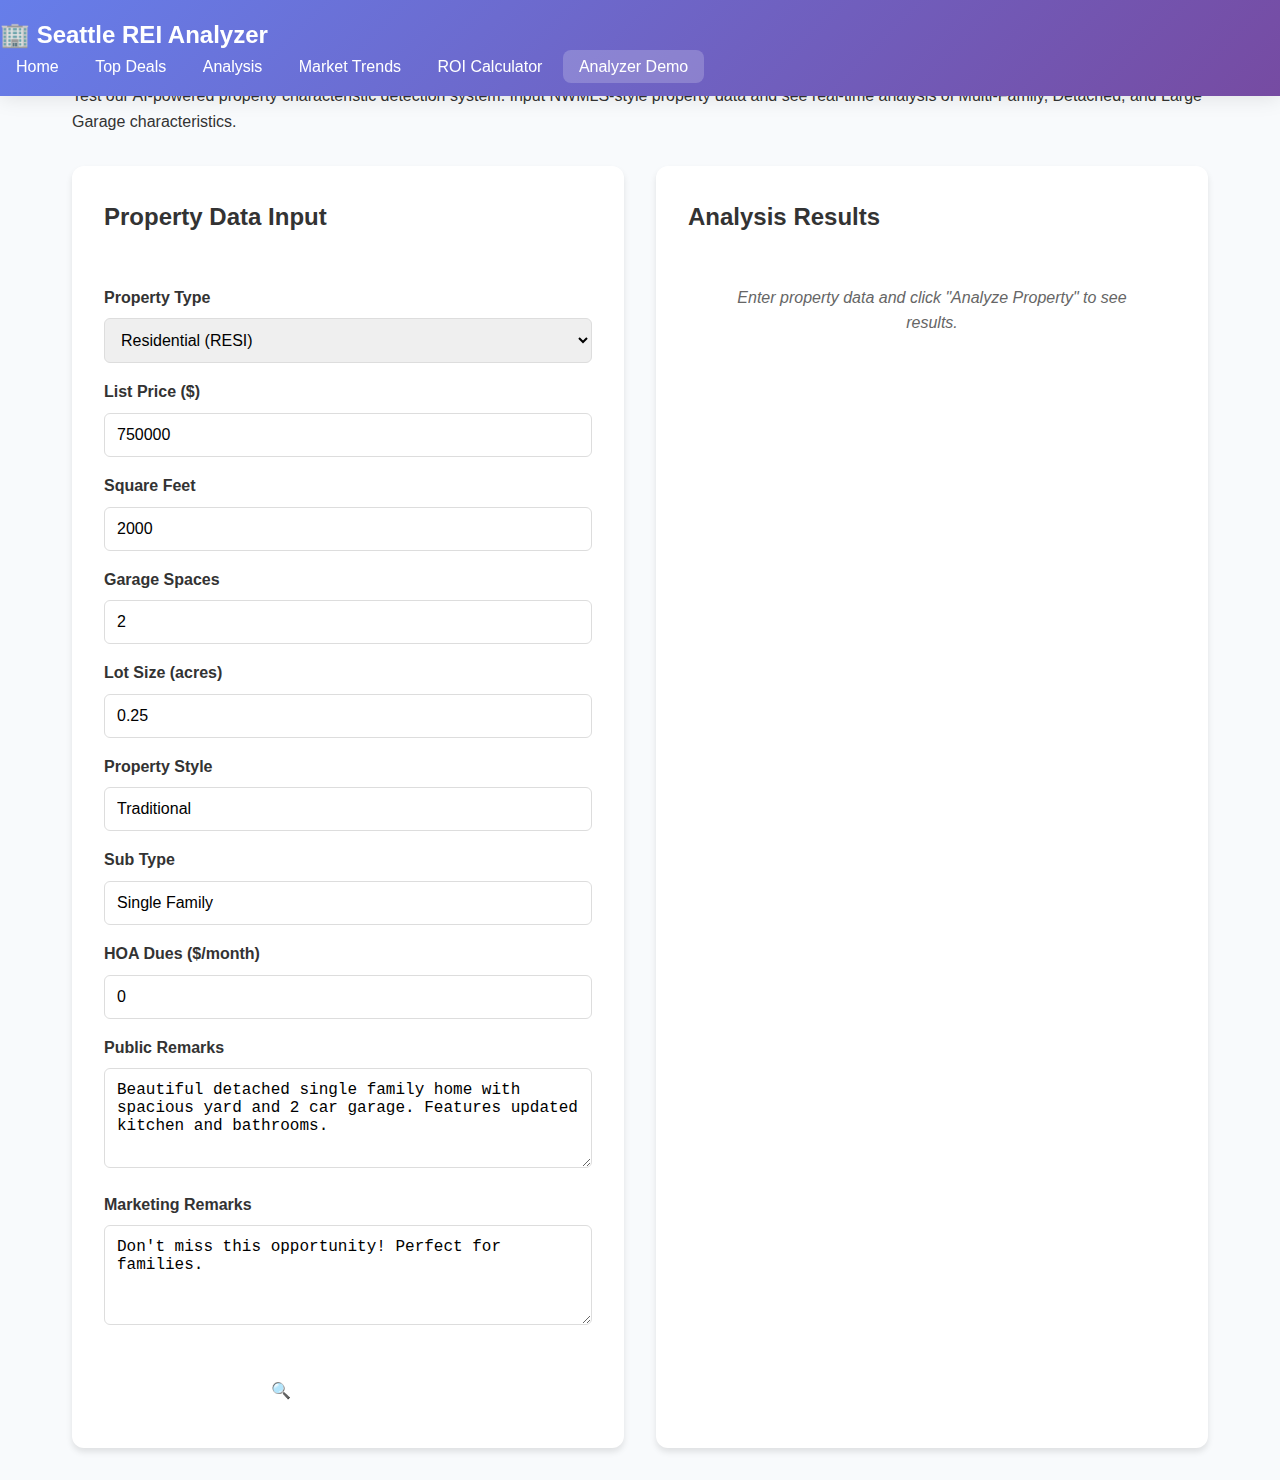
<file: analyzer-demo.html>
<!DOCTYPE html>
<html lang="en">
<head>
    <meta charset="UTF-8">
    <meta name="viewport" content="width=device-width, initial-scale=1.0">
    <title>NWMLS Property Analyzer Demo</title>
    <link rel="stylesheet" href="styles.css">
    <style>
        .demo-container {
            max-width: 1200px;
            margin: 0 auto;
            padding: 2rem;
        }
        
        .demo-grid {
            display: grid;
            grid-template-columns: 1fr 1fr;
            gap: 2rem;
            margin-top: 2rem;
        }
        
        .input-section, .results-section {
            background: white;
            padding: 2rem;
            border-radius: 12px;
            box-shadow: 0 4px 6px rgba(0, 0, 0, 0.1);
        }
        
        .form-group {
            margin-bottom: 1rem;
        }
        
        .form-group label {
            display: block;
            margin-bottom: 0.5rem;
            font-weight: 600;
            color: var(--dark-gray);
        }
        
        .form-group input, .form-group select, .form-group textarea {
            width: 100%;
            padding: 0.75rem;
            border: 1px solid #ddd;
            border-radius: 6px;
            font-size: 1rem;
        }
        
        .form-group textarea {
            height: 100px;
            resize: vertical;
        }
        
        .analyze-btn {
            background: var(--secondary-color);
            color: white;
            padding: 1rem 2rem;
            border: none;
            border-radius: 6px;
            font-size: 1rem;
            font-weight: 600;
            cursor: pointer;
            width: 100%;
            margin-top: 1rem;
            transition: background 0.3s ease;
        }
        
        .analyze-btn:hover {
            background: #2980b9;
        }
        
        .analyze-btn:disabled {
            background: #bdc3c7;
            cursor: not-allowed;
        }
        
        .results-grid {
            display: grid;
            grid-template-columns: repeat(3, 1fr);
            gap: 1rem;
            margin-bottom: 2rem;
        }
        
        .result-card {
            padding: 1rem;
            border-radius: 8px;
            text-align: center;
            border: 2px solid #ecf0f1;
        }
        
        .result-card.positive {
            background: #d5f4e6;
            border-color: var(--success-color);
        }
        
        .result-card.negative {
            background: #fdeaea;
            border-color: #e74c3c;
        }
        
        .result-title {
            font-weight: 600;
            margin-bottom: 0.5rem;
            color: var(--dark-gray);
        }
        
        .result-value {
            font-size: 1.5rem;
            font-weight: bold;
            margin-bottom: 0.5rem;
        }
        
        .result-confidence {
            font-size: 0.9rem;
            color: #666;
        }
        
        .reasons-section {
            margin-top: 2rem;
        }
        
        .reasons-list {
            background: #f8f9fa;
            padding: 1rem;
            border-radius: 6px;
            margin-top: 0.5rem;
        }
        
        .reasons-list ul {
            margin: 0;
            padding-left: 1.5rem;
        }
        
        .reasons-list li {
            margin-bottom: 0.25rem;
            color: #555;
        }
        
        .sample-data-btn {
            background: var(--warning-color);
            color: white;
            padding: 0.5rem 1rem;
            border: none;
            border-radius: 4px;
            font-size: 0.9rem;
            cursor: pointer;
            margin-bottom: 1rem;
        }
        
        .sample-data-btn:hover {
            background: #e67e22;
        }
        
        .error-message {
            background: #fdeaea;
            color: #e74c3c;
            padding: 1rem;
            border-radius: 6px;
            margin-top: 1rem;
        }
        
        .loading {
            text-align: center;
            color: #666;
            font-style: italic;
        }
        
        @media (max-width: 768px) {
            .demo-grid {
                grid-template-columns: 1fr;
            }
            
            .results-grid {
                grid-template-columns: 1fr;
            }
        }
    </style>
</head>
<body>
    <header class="header">
        <div class="nav-container">
            <div class="logo">🏢 Seattle REI Analyzer</div>
            <nav class="nav-menu">
                <a href="index.html" class="nav-link">Home</a>
                <a href="deals.html" class="nav-link">Top Deals</a>
                <a href="analysis.html" class="nav-link">Analysis</a>
                <a href="market-trends.html" class="nav-link">Market Trends</a>
                <a href="roi-calculator.html" class="nav-link">ROI Calculator</a>
                <a href="analyzer-demo.html" class="nav-link active">Analyzer Demo</a>
            </nav>
        </div>
    </header>

    <div class="demo-container">
        <h1>🤖 Intelligent Property Analyzer Demo</h1>
        <p>Test our AI-powered property characteristic detection system. Input NWMLS-style property data and see real-time analysis of Multi-Family, Detached, and Large Garage characteristics.</p>
        
        <div class="demo-grid">
            <div class="input-section">
                <h2>Property Data Input</h2>
                <button class="sample-data-btn" onclick="loadSampleData()">Load Sample Data</button>
                
                <form id="propertyForm">
                    <div class="form-group">
                        <label for="propertyType">Property Type</label>
                        <select id="propertyType" name="PropertyType">
                            <option value="RESI">Residential (RESI)</option>
                            <option value="COND">Condominium (COND)</option>
                            <option value="MULT">Multi-Family (MULT)</option>
                        </select>
                    </div>
                    
                    <div class="form-group">
                        <label for="listPrice">List Price ($)</label>
                        <input type="number" id="listPrice" name="ListPrice" placeholder="750000">
                    </div>
                    
                    <div class="form-group">
                        <label for="squareFeet">Square Feet</label>
                        <input type="number" id="squareFeet" name="SquareFeet" placeholder="2000">
                    </div>
                    
                    <div class="form-group">
                        <label for="garageSpaces">Garage Spaces</label>
                        <input type="number" id="garageSpaces" name="GarageSpaces" placeholder="2" min="0" max="10">
                    </div>
                    
                    <div class="form-group">
                        <label for="lotSize">Lot Size (acres)</label>
                        <input type="number" id="lotSize" name="LotSize" placeholder="0.25" step="0.01">
                    </div>
                    
                    <div class="form-group">
                        <label for="style">Property Style</label>
                        <input type="text" id="style" name="Style" placeholder="Traditional, Contemporary, etc.">
                    </div>
                    
                    <div class="form-group">
                        <label for="subType">Sub Type</label>
                        <input type="text" id="subType" name="SubType" placeholder="Single Family, Duplex, etc.">
                    </div>
                    
                    <div class="form-group">
                        <label for="hoaDues">HOA Dues ($/month)</label>
                        <input type="number" id="hoaDues" name="HOADues" placeholder="0" min="0">
                    </div>
                    
                    <div class="form-group">
                        <label for="publicRemarks">Public Remarks</label>
                        <textarea id="publicRemarks" name="PublicRemarks" placeholder="Enter property description..."></textarea>
                    </div>
                    
                    <div class="form-group">
                        <label for="marketingRemarks">Marketing Remarks</label>
                        <textarea id="marketingRemarks" name="MarketingRemarks" placeholder="Enter marketing description..."></textarea>
                    </div>
                    
                    <button type="submit" class="analyze-btn" id="analyzeBtn">
                        🔍 Analyze Property
                    </button>
                </form>
            </div>
            
            <div class="results-section">
                <h2>Analysis Results</h2>
                <div id="resultsContent">
                    <p class="loading">Enter property data and click "Analyze Property" to see results.</p>
                </div>
            </div>
        </div>
    </div>

    <script>
        // Sample data sets for testing
        const sampleDataSets = [
            {
                name: "Single Family Home",
                data: {
                    PropertyType: "RESI",
                    ListPrice: 750000,
                    SquareFeet: 2000,
                    GarageSpaces: 2,
                    LotSize: 0.25,
                    Style: "Traditional",
                    SubType: "Single Family",
                    HOADues: 0,
                    PublicRemarks: "Beautiful detached single family home with spacious yard and 2 car garage. Features updated kitchen and bathrooms.",
                    MarketingRemarks: "Don't miss this opportunity! Perfect for families."
                }
            },
            {
                name: "Multi-Family Duplex",
                data: {
                    PropertyType: "MULT",
                    ListPrice: 950000,
                    SquareFeet: 2800,
                    GarageSpaces: 2,
                    LotSize: 0.15,
                    Style: "Contemporary",
                    SubType: "Duplex",
                    HOADues: 0,
                    PublicRemarks: "Excellent investment property! Duplex with separate entrances and utilities. Great rental income potential.",
                    MarketingRemarks: "Perfect for investors or house hacking strategy."
                }
            },
            {
                name: "Luxury Condo",
                data: {
                    PropertyType: "COND",
                    ListPrice: 650000,
                    SquareFeet: 1200,
                    GarageSpaces: 1,
                    LotSize: 0,
                    Style: "Modern",
                    SubType: "Condominium",
                    HOADues: 450,
                    PublicRemarks: "Stunning modern condominium with city views and premium finishes. Shared amenities include fitness center.",
                    MarketingRemarks: "Urban living at its finest!"
                }
            }
        ];
        
        let currentSampleIndex = 0;
        
        function loadSampleData() {
            const sampleData = sampleDataSets[currentSampleIndex];
            currentSampleIndex = (currentSampleIndex + 1) % sampleDataSets.length;
            
            // Populate form fields
            Object.keys(sampleData.data).forEach(key => {
                const element = document.querySelector(`[name="${key}"]`);
                if (element) {
                    element.value = sampleData.data[key];
                }
            });
            
            // Show which sample was loaded
            const btn = document.querySelector('.sample-data-btn');
            btn.textContent = `Loaded: ${sampleData.name}`;
            setTimeout(() => {
                btn.textContent = 'Load Sample Data';
            }, 2000);
        }
        
        function collectFormData() {
            const form = document.getElementById('propertyForm');
            const formData = new FormData(form);
            const data = {};
            
            for (let [key, value] of formData.entries()) {
                // Convert numeric fields
                if (['ListPrice', 'SquareFeet', 'GarageSpaces', 'LotSize', 'HOADues'].includes(key)) {
                    data[key] = value ? parseFloat(value) : 0;
                } else {
                    data[key] = value;
                }
            }
            
            return data;
        }
        
        function displayResults(result) {
            const resultsContent = document.getElementById('resultsContent');
            
            if (result.error) {
                resultsContent.innerHTML = `
                    <div class="error-message">
                        <strong>Analysis Error:</strong> ${result.error}
                    </div>
                `;
                return;
            }
            
            const confidence = result.confidence || {};
            
            resultsContent.innerHTML = `
                <div class="results-grid">
                    <div class="result-card ${result.isMultiFamily ? 'positive' : 'negative'}">
                        <div class="result-title">Multi-Family</div>
                        <div class="result-value">${result.isMultiFamily ? 'YES' : 'NO'}</div>
                        <div class="result-confidence">Confidence: ${((confidence.multi_family || 0) * 100).toFixed(0)}%</div>
                    </div>
                    
                    <div class="result-card ${result.isDetached ? 'positive' : 'negative'}">
                        <div class="result-title">Detached</div>
                        <div class="result-value">${result.isDetached ? 'YES' : 'NO'}</div>
                        <div class="result-confidence">Confidence: ${((confidence.detached || 0) * 100).toFixed(0)}%</div>
                    </div>
                    
                    <div class="result-card ${result.hasLargeGarage ? 'positive' : 'negative'}">
                        <div class="result-title">Large Garage</div>
                        <div class="result-value">${result.hasLargeGarage ? 'YES' : 'NO'}</div>
                        <div class="result-confidence">Confidence: ${((confidence.large_garage || 0) * 100).toFixed(0)}%</div>
                    </div>
                </div>
                
                ${result.reasons ? `
                    <div class="reasons-section">
                        <h3>Detection Reasoning</h3>
                        
                        ${result.reasons.multi_family && result.reasons.multi_family.length > 0 ? `
                            <h4>Multi-Family Detection:</h4>
                            <div class="reasons-list">
                                <ul>
                                    ${result.reasons.multi_family.map(reason => `<li>${reason}</li>`).join('')}
                                </ul>
                            </div>
                        ` : ''}
                        
                        ${result.reasons.detached && result.reasons.detached.length > 0 ? `
                            <h4>Detached Detection:</h4>
                            <div class="reasons-list">
                                <ul>
                                    ${result.reasons.detached.map(reason => `<li>${reason}</li>`).join('')}
                                </ul>
                            </div>
                        ` : ''}
                        
                        ${result.reasons.large_garage && result.reasons.large_garage.length > 0 ? `
                            <h4>Large Garage Detection:</h4>
                            <div class="reasons-list">
                                <ul>
                                    ${result.reasons.large_garage.map(reason => `<li>${reason}</li>`).join('')}
                                </ul>
                            </div>
                        ` : ''}
                    </div>
                ` : ''}
                
                <div style="margin-top: 2rem; padding: 1rem; background: #f8f9fa; border-radius: 6px; font-size: 0.9rem; color: #666;">
                    <strong>Analysis Info:</strong><br>
                    Analyzed at: ${result.analyzed_at || 'Unknown'}<br>
                    Analyzer version: ${result.analyzer_version || '1.0'}<br>
                    Data source: ${result.data_source || 'Manual Input'}
                </div>
            `;
        }
        
        async function analyzeProperty(propertyData) {
            try {
                const response = await fetch('/api/analyze-property', {
                    method: 'POST',
                    headers: {
                        'Content-Type': 'application/json',
                    },
                    body: JSON.stringify(propertyData)
                });
                
                const result = await response.json();
                return result;
                
            } catch (error) {
                return {
                    error: `Network error: ${error.message}`,
                    isMultiFamily: false,
                    isDetached: false,
                    hasLargeGarage: false
                };
            }
        }
        
        // Form submission handler
        document.getElementById('propertyForm').addEventListener('submit', async function(e) {
            e.preventDefault();
            
            const analyzeBtn = document.getElementById('analyzeBtn');
            const resultsContent = document.getElementById('resultsContent');
            
            // Show loading state
            analyzeBtn.disabled = true;
            analyzeBtn.textContent = '🔄 Analyzing...';
            resultsContent.innerHTML = '<p class="loading">Analyzing property characteristics...</p>';
            
            try {
                // Collect form data
                const propertyData = collectFormData();
                
                // Analyze property
                const result = await analyzeProperty(propertyData);
                
                // Display results
                displayResults(result);
                
            } catch (error) {
                displayResults({
                    error: `Analysis failed: ${error.message}`,
                    isMultiFamily: false,
                    isDetached: false,
                    hasLargeGarage: false
                });
            } finally {
                // Reset button
                analyzeBtn.disabled = false;
                analyzeBtn.textContent = '🔍 Analyze Property';
            }
        });
        
        // Load first sample data on page load
        window.addEventListener('load', function() {
            loadSampleData();
        });
    </script>
</body>
</html>
</file>
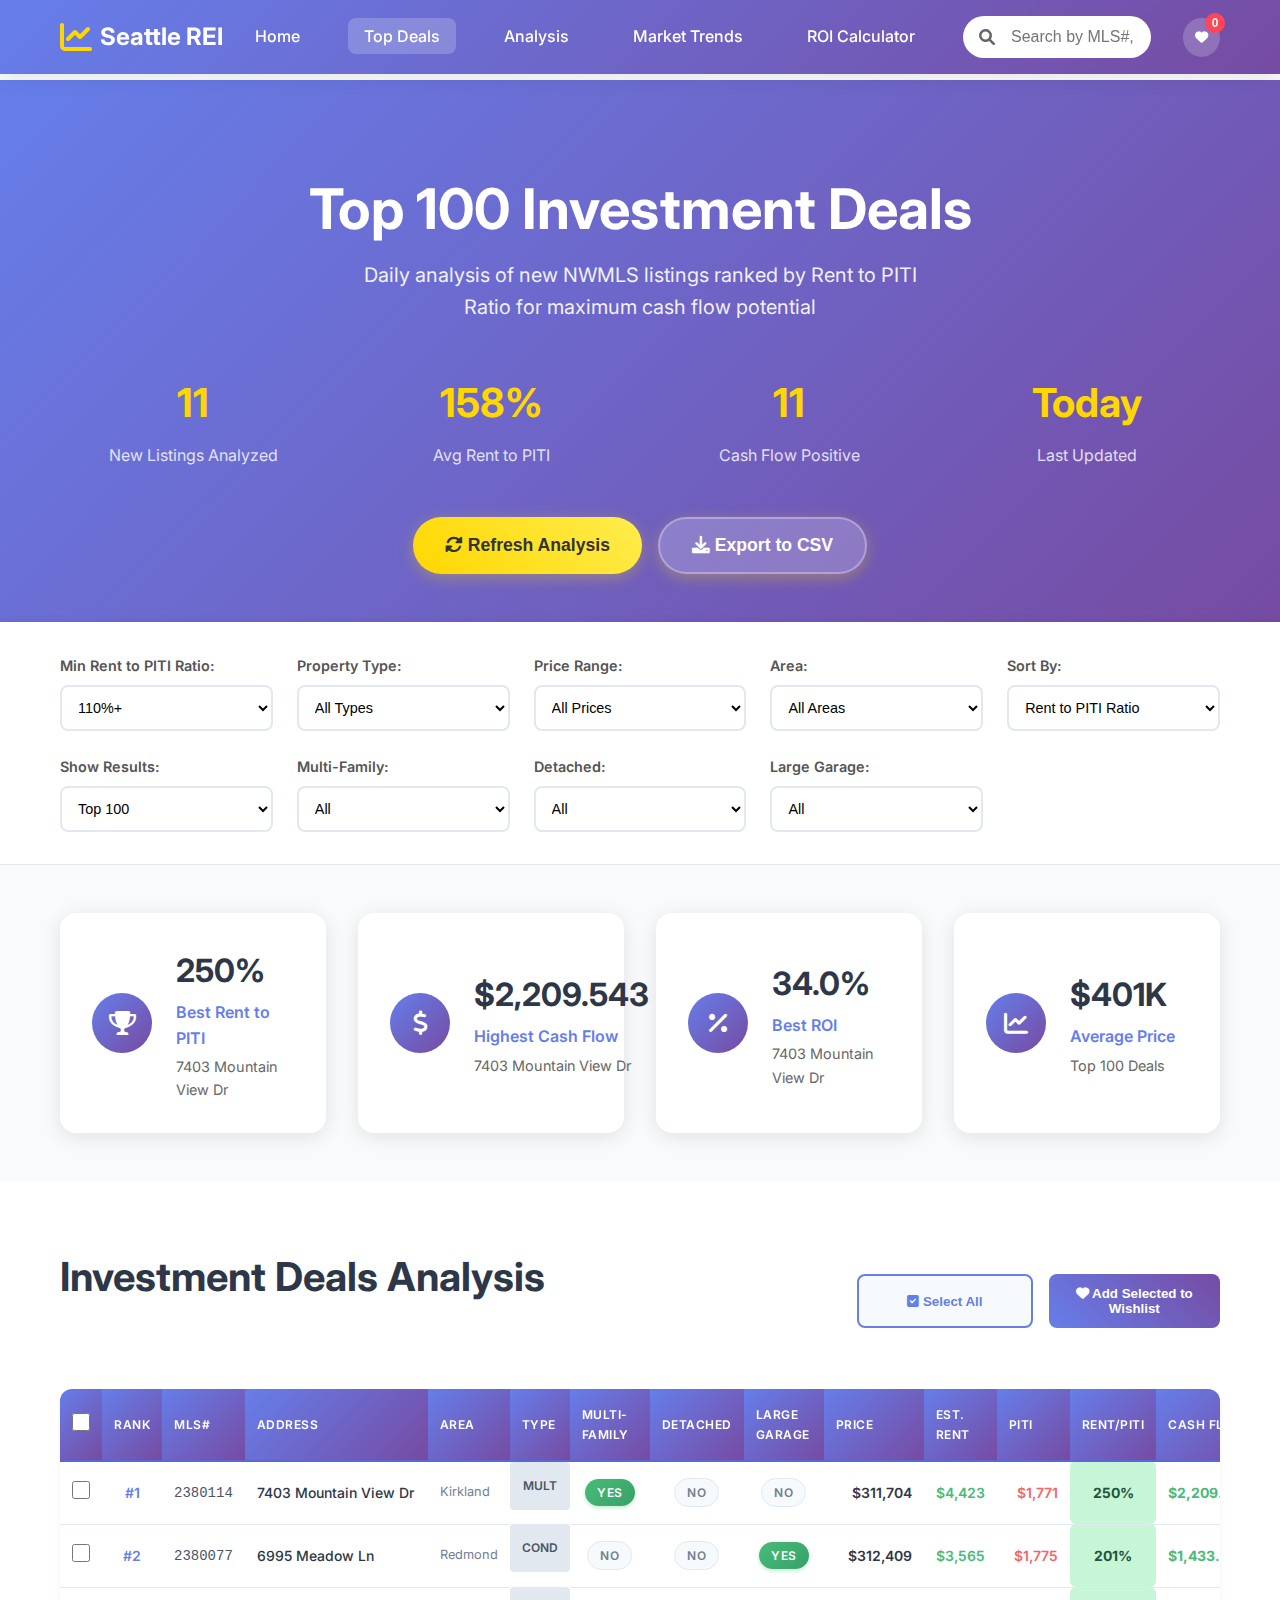
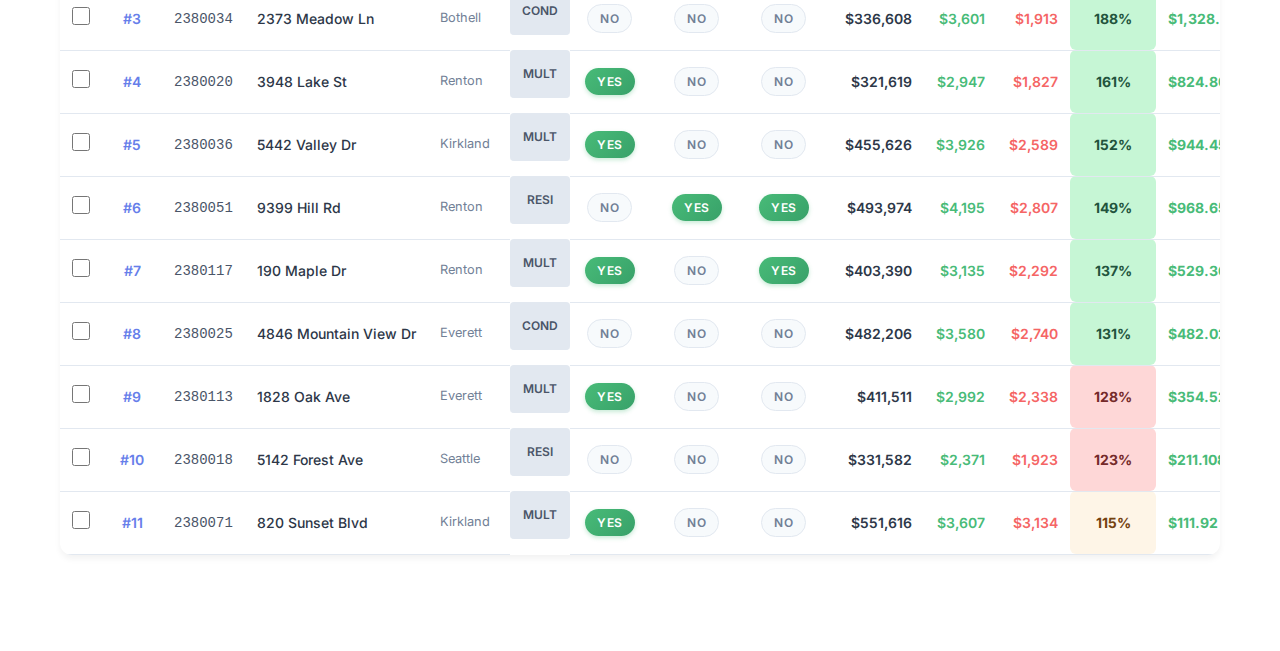
<file: deals.html>
<!DOCTYPE html>
<html lang="en">
<head>
    <meta charset="UTF-8">
    <meta name="viewport" content="width=device-width, initial-scale=1.0">
    <title>Top 100 Deals - Seattle Real Estate Investment Analyzer</title>
    <link rel="stylesheet" href="styles.css">
    <link rel="stylesheet" href="deals.css">
    <link href="https://cdnjs.cloudflare.com/ajax/libs/font-awesome/6.0.0/css/all.min.css" rel="stylesheet">
    <link href="https://fonts.googleapis.com/css2?family=Inter:wght@300;400;500;600;700&display=swap" rel="stylesheet">
</head>
<body>
    <!-- Header -->
    <header class="header">
        <div class="container">
            <div class="nav-brand">
                <div class="logo">
                    <i class="fas fa-chart-line"></i>
                    <span>Seattle REI</span>
                </div>
            </div>
            
            <!-- Desktop Navigation -->
            <nav class="nav-desktop">
                <ul class="nav-links">
                    <li><a href="index.html" class="nav-link">Home</a></li>
                    <li><a href="deals.html" class="nav-link active">Top Deals</a></li>
                    <li><a href="analysis.html" class="nav-link">Analysis</a></li>
                    <li><a href="market-trends.html" class="nav-link">Market Trends</a></li>
                    <li><a href="roi-calculator.html" class="nav-link">ROI Calculator</a></li>
                </ul>
            </nav>
            
            <!-- Search Bar -->
            <div class="search-container">
                <div class="search-box">
                    <i class="fas fa-search"></i>
                    <input type="text" id="searchInput" placeholder="Search by MLS#, address, or area...">
                </div>
            </div>
            
            <!-- Wishlist Icon -->
            <div class="wishlist-container">
                <button class="wishlist-btn" id="wishlistBtn">
                    <i class="fas fa-heart"></i>
                    <span class="wishlist-count" id="wishlistCount">0</span>
                </button>
            </div>
            
            <!-- Mobile Menu Toggle -->
            <button class="mobile-menu-toggle" id="mobileMenuToggle">
                <span></span>
                <span></span>
                <span></span>
            </button>
        </div>
        
        <!-- Mobile Navigation -->
        <nav class="nav-mobile" id="navMobile">
            <ul class="nav-links-mobile">
                <li><a href="index.html" class="nav-link-mobile">Home</a></li>
                <li><a href="deals.html" class="nav-link-mobile">Top Deals</a></li>
                <li><a href="analysis.html" class="nav-link-mobile">Analysis</a></li>
                <li><a href="market-trends.html" class="nav-link-mobile">Market Trends</a></li>
                <li><a href="roi-calculator.html" class="nav-link-mobile">ROI Calculator</a></li>
            </ul>
        </nav>
    </header>

    <!-- Hero Banner -->
    <section class="hero deals-hero">
        <div class="hero-content">
            <div class="container">
                <h1 class="hero-title">Top 100 Investment Deals</h1>
                <p class="hero-subtitle">Daily analysis of new NWMLS listings ranked by Rent to PITI Ratio for maximum cash flow potential</p>
                <div class="hero-stats">
                    <div class="stat">
                        <div class="stat-number" id="totalListings">100</div>
                        <div class="stat-label">New Listings Analyzed</div>
                    </div>
                    <div class="stat">
                        <div class="stat-number" id="avgRentToPiti">125%</div>
                        <div class="stat-label">Avg Rent to PITI</div>
                    </div>
                    <div class="stat">
                        <div class="stat-number" id="topDeals">23</div>
                        <div class="stat-label">Cash Flow Positive</div>
                    </div>
                    <div class="stat">
                        <div class="stat-number" id="lastUpdated">Today</div>
                        <div class="stat-label">Last Updated</div>
                    </div>
                </div>
                <div class="hero-actions">
                    <button class="cta-button" id="refreshData">
                        <i class="fas fa-sync-alt"></i>
                        Refresh Analysis
                    </button>
                    <button class="cta-button secondary" id="exportData">
                        <i class="fas fa-download"></i>
                        Export to CSV
                    </button>
                </div>
            </div>
        </div>
    </section>

    <!-- Analysis Controls -->
    <section class="analysis-controls">
        <div class="container">
            <div class="controls-grid">
                <div class="control-group">
                    <label for="minRentToPiti">Min Rent to PITI Ratio:</label>
                    <select id="minRentToPiti" class="control-select">
                        <option value="0">All Ratios</option>
                        <option value="100">100%+</option>
                        <option value="110" selected>110%+</option>
                        <option value="120">120%+</option>
                        <option value="130">130%+</option>
                        <option value="150">150%+</option>
                    </select>
                </div>
                
                <div class="control-group">
                    <label for="propertyType">Property Type:</label>
                    <select id="propertyType" class="control-select">
                        <option value="all">All Types</option>
                        <option value="RESI">Residential</option>
                        <option value="COND">Condo</option>
                        <option value="RENT">Rental</option>
                        <option value="VACL">Vacant Land</option>
                        <option value="MANU">Manufactured</option>
                    </select>
                </div>
                
                <div class="control-group">
                    <label for="priceRange">Price Range:</label>
                    <select id="priceRange" class="control-select">
                        <option value="all">All Prices</option>
                        <option value="0-300000">Under $300K</option>
                        <option value="300000-500000">$300K - $500K</option>
                        <option value="500000-750000">$500K - $750K</option>
                        <option value="750000-1000000">$750K - $1M</option>
                        <option value="1000000-1500000">$1M - $1.5M</option>
                        <option value="1500000+">$1.5M+</option>
                    </select>
                </div>
                
                <div class="control-group">
                    <label for="area">Area:</label>
                    <select id="area" class="control-select">
                        <option value="all">All Areas</option>
                        <option value="Seattle">Seattle</option>
                        <option value="Bellevue">Bellevue</option>
                        <option value="Redmond">Redmond</option>
                        <option value="Kirkland">Kirkland</option>
                        <option value="Bothell">Bothell</option>
                        <option value="Everett">Everett</option>
                        <option value="Tacoma">Tacoma</option>
                        <option value="Renton">Renton</option>
                    </select>
                </div>
                
                <div class="control-group">
                    <label for="sortBy">Sort By:</label>
                    <select id="sortBy" class="control-select">
                        <option value="rentToPiti" selected>Rent to PITI Ratio</option>
                        <option value="cashFlow">Cash Flow</option>
                        <option value="roi">ROI</option>
                        <option value="capRate">Cap Rate</option>
                        <option value="price">Price</option>
                        <option value="listDate">List Date</option>
                    </select>
                </div>
                
                <div class="control-group">
                    <label for="resultsCount">Show Results:</label>
                    <select id="resultsCount" class="control-select">
                        <option value="25">Top 25</option>
                        <option value="50">Top 50</option>
                        <option value="100" selected>Top 100</option>
                        <option value="200">Top 200</option>
                        <option value="all">All Results</option>
                    </select>
                </div>
                
                <div class="control-group">
                    <label for="multiFamily">Multi-Family:</label>
                    <select id="multiFamily" class="control-select">
                        <option value="all">All</option>
                        <option value="yes">Yes</option>
                        <option value="no">No</option>
                    </select>
                </div>
                
                <div class="control-group">
                    <label for="detached">Detached:</label>
                    <select id="detached" class="control-select">
                        <option value="all">All</option>
                        <option value="yes">Yes</option>
                        <option value="no">No</option>
                    </select>
                </div>
                
                <div class="control-group">
                    <label for="largeGarage">Large Garage:</label>
                    <select id="largeGarage" class="control-select">
                        <option value="all">All</option>
                        <option value="yes">Yes</option>
                        <option value="no">No</option>
                    </select>
                </div>
            </div>
        </div>
    </section>

    <!-- Deals Summary -->
    <section class="deals-summary">
        <div class="container">
            <div class="summary-cards">
                <div class="summary-card">
                    <div class="summary-icon">
                        <i class="fas fa-trophy"></i>
                    </div>
                    <div class="summary-content">
                        <div class="summary-number" id="bestDealRatio">156%</div>
                        <div class="summary-label">Best Rent to PITI</div>
                        <div class="summary-detail" id="bestDealAddress">3677 SE Chesterton Dr</div>
                    </div>
                </div>
                
                <div class="summary-card">
                    <div class="summary-icon">
                        <i class="fas fa-dollar-sign"></i>
                    </div>
                    <div class="summary-content">
                        <div class="summary-number" id="highestCashFlow">$1,250</div>
                        <div class="summary-label">Highest Cash Flow</div>
                        <div class="summary-detail" id="highestCashFlowAddress">8627 25th Ave #B</div>
                    </div>
                </div>
                
                <div class="summary-card">
                    <div class="summary-icon">
                        <i class="fas fa-percentage"></i>
                    </div>
                    <div class="summary-content">
                        <div class="summary-number" id="bestROI">18.5%</div>
                        <div class="summary-label">Best ROI</div>
                        <div class="summary-detail" id="bestROIAddress">94 Brazil Rd</div>
                    </div>
                </div>
                
                <div class="summary-card">
                    <div class="summary-icon">
                        <i class="fas fa-chart-line"></i>
                    </div>
                    <div class="summary-content">
                        <div class="summary-number" id="avgPrice">$687K</div>
                        <div class="summary-label">Average Price</div>
                        <div class="summary-detail">Top 100 Deals</div>
                    </div>
                </div>
            </div>
        </div>
    </section>

    <!-- Deals Table -->
    <section class="deals-section">
        <div class="container">
            <div class="deals-header">
                <h2 class="section-title">Investment Deals Analysis</h2>
                <div class="deals-actions">
                    <button class="btn btn-secondary" id="selectAll">
                        <i class="fas fa-check-square"></i>
                        Select All
                    </button>
                    <button class="btn btn-primary" id="addSelectedToWishlist">
                        <i class="fas fa-heart"></i>
                        Add Selected to Wishlist
                    </button>
                </div>
            </div>
            
            <div class="table-container">
                <table class="deals-table" id="dealsTable">
                    <thead>
                        <tr>
                            <th><input type="checkbox" id="selectAllCheckbox"></th>
                            <th>Rank</th>
                            <th>MLS#</th>
                            <th>Address</th>
                            <th>Area</th>
                            <th>Type</th>
                            <th>Multi-Family</th>
                            <th>Detached</th>
                            <th>Large Garage</th>
                            <th>Price</th>
                            <th>Est. Rent</th>
                            <th>PITI</th>
                            <th>Rent/PITI</th>
                            <th>Cash Flow</th>
                            <th>ROI</th>
                            <th>Cap Rate</th>
                            <th>List Date</th>
                            <th>Actions</th>
                        </tr>
                    </thead>
                    <tbody id="dealsTableBody">
                        <!-- Deals will be populated here -->
                    </tbody>
                </table>
            </div>
            
            <div class="pagination" id="pagination">
                <!-- Pagination will be generated here -->
            </div>
        </div>
    </section>

    <!-- Deal Detail Modal -->
    <div class="modal" id="dealModal">
        <div class="modal-content deal-modal-content">
            <div class="modal-header">
                <h3 id="dealModalTitle">Deal Analysis</h3>
                <button class="modal-close" id="dealModalClose">&times;</button>
            </div>
            <div class="modal-body" id="dealModalBody">
                <!-- Deal details will be displayed here -->
            </div>
        </div>
    </div>

    <!-- Wishlist Modal -->
    <div class="modal" id="wishlistModal">
        <div class="modal-content">
            <div class="modal-header">
                <h3>My Investment Wishlist</h3>
                <button class="modal-close" id="modalClose">&times;</button>
            </div>
            <div class="modal-body">
                <div class="wishlist-summary">
                    <div class="summary-item">
                        <span>Total Properties:</span>
                        <span id="totalProperties">0</span>
                    </div>
                    <div class="summary-item">
                        <span>Total Investment:</span>
                        <span id="totalInvestment">$0</span>
                    </div>
                    <div class="summary-item">
                        <span>Expected Monthly Cash Flow:</span>
                        <span id="totalCashFlow">$0</span>
                    </div>
                    <div class="summary-item">
                        <span>Average ROI:</span>
                        <span id="averageROI">0%</span>
                    </div>
                </div>
                <div class="wishlist-items" id="wishlistItems">
                    <!-- Wishlist items will be displayed here -->
                </div>
            </div>
        </div>
    </div>

    <script src="deals.js"></script>
</body>
</html>
</file>
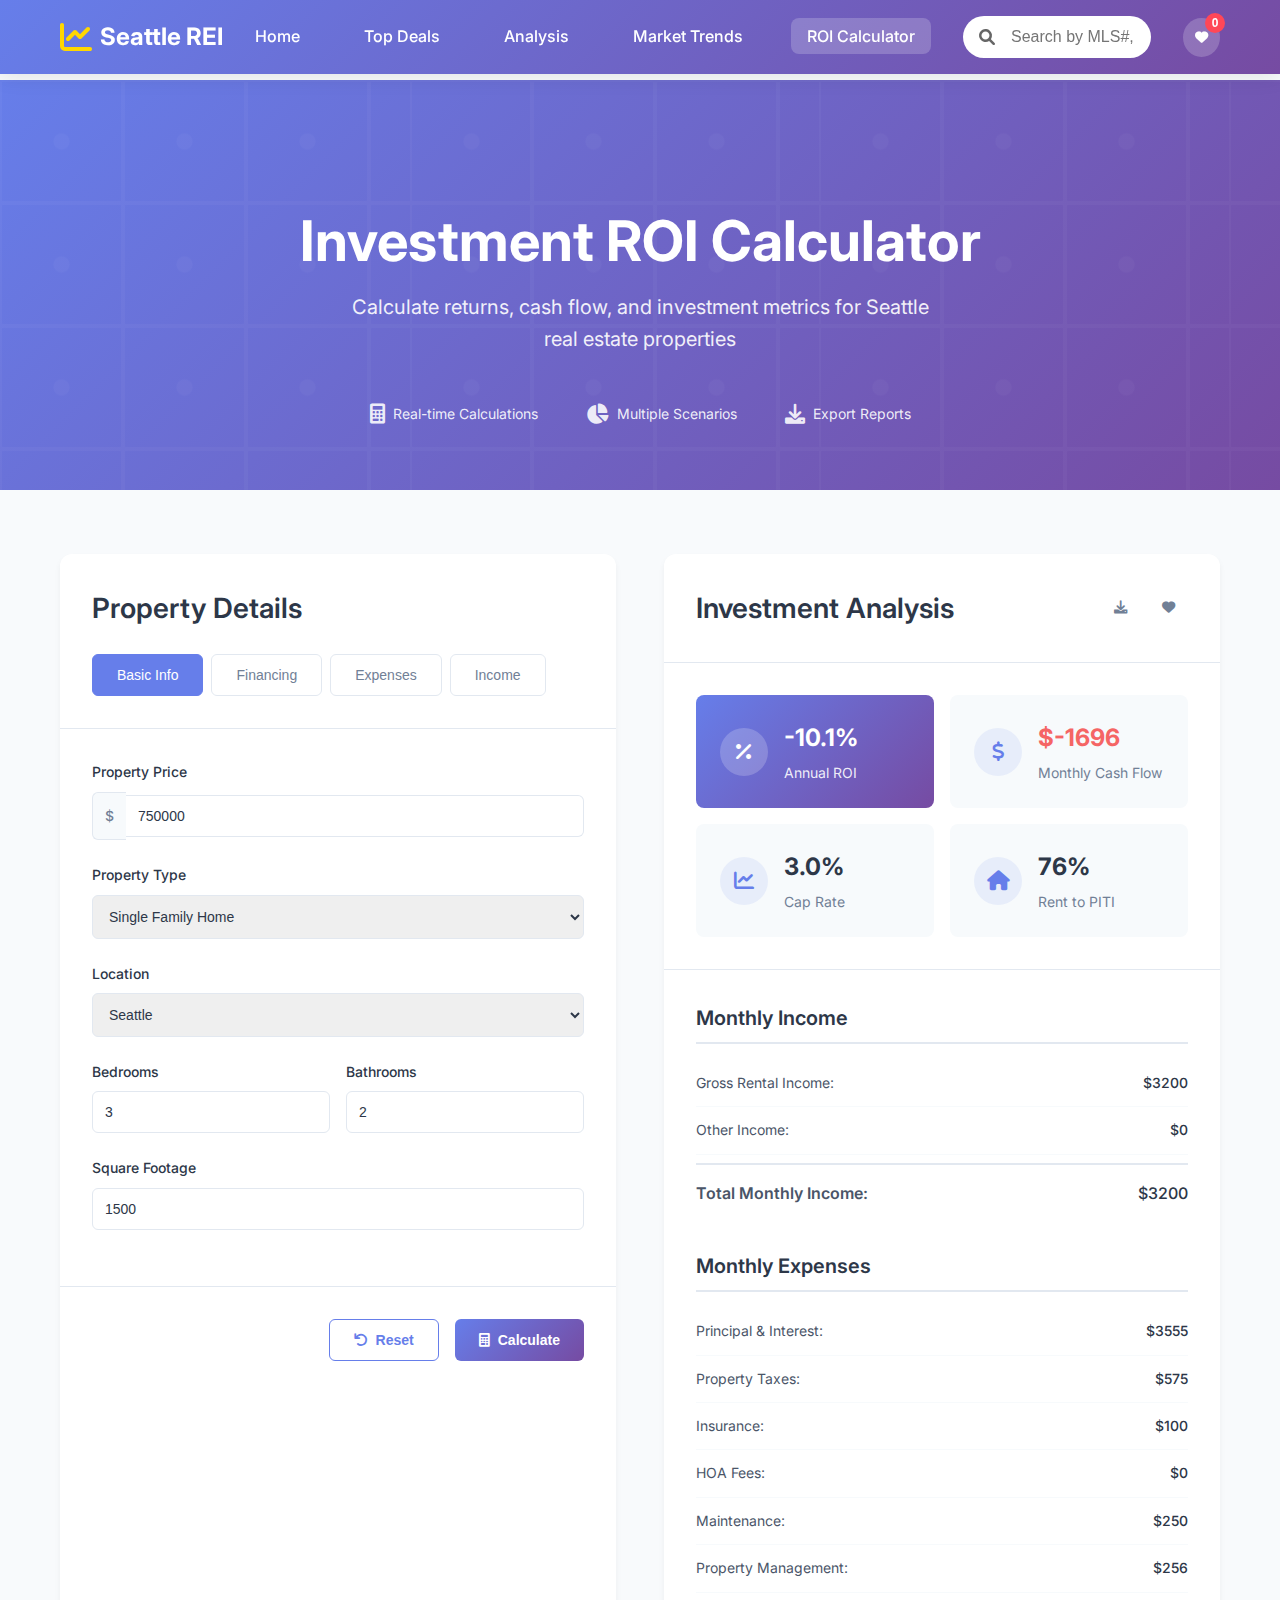
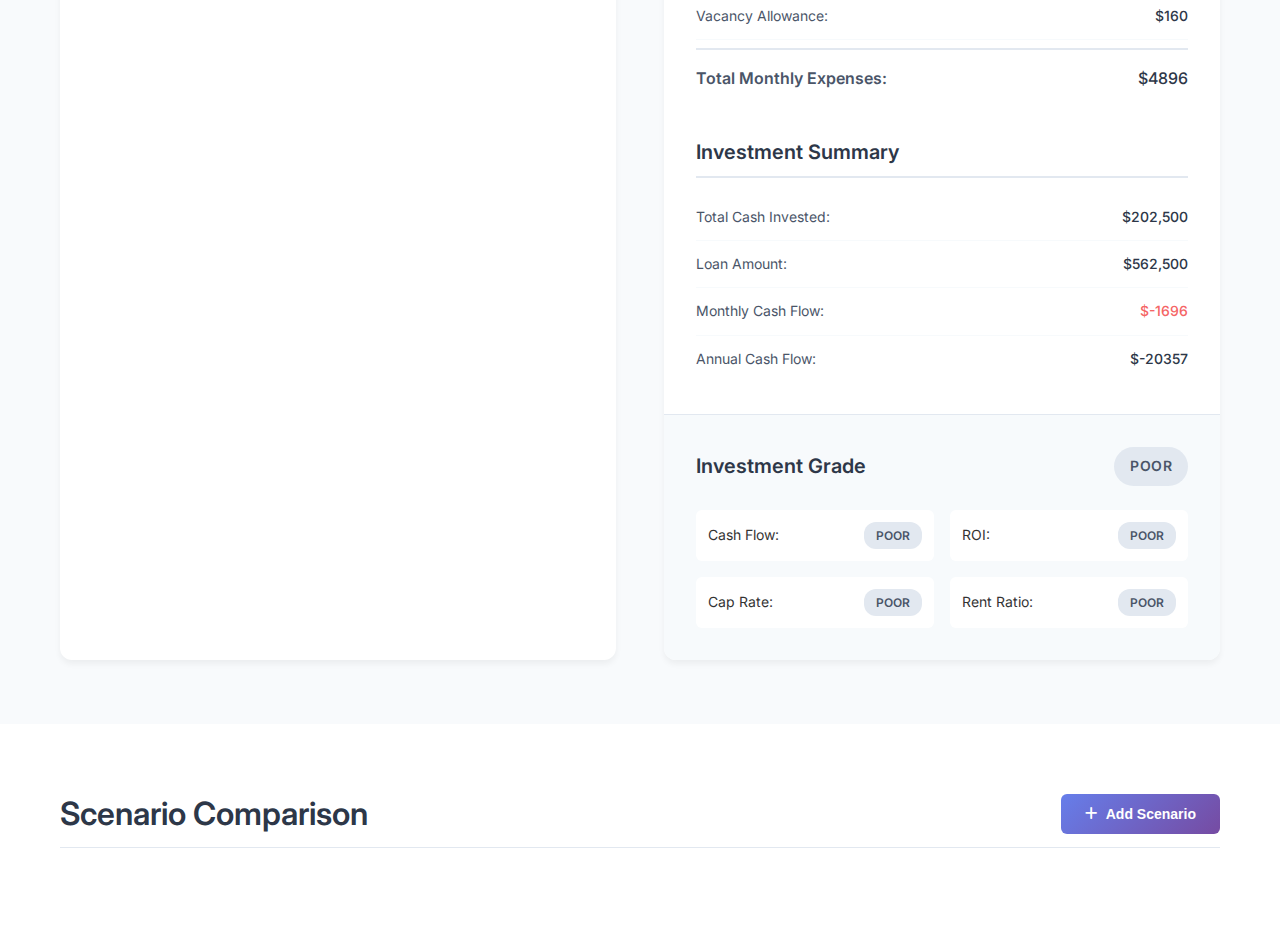
<file: roi-calculator.html>
<!DOCTYPE html>
<html lang="en">
<head>
    <meta charset="UTF-8">
    <meta name="viewport" content="width=device-width, initial-scale=1.0">
    <title>ROI Calculator - Seattle Real Estate Investment Analyzer</title>
    <link rel="stylesheet" href="styles.css">
    <link rel="stylesheet" href="roi-calculator.css">
    <link href="https://cdnjs.cloudflare.com/ajax/libs/font-awesome/6.0.0/css/all.min.css" rel="stylesheet">
    <link href="https://fonts.googleapis.com/css2?family=Inter:wght@300;400;500;600;700&display=swap" rel="stylesheet">
</head>
<body>
    <!-- Header -->
    <header class="header">
        <div class="container">
            <div class="nav-brand">
                <div class="logo">
                    <i class="fas fa-chart-line"></i>
                    <span>Seattle REI</span>
                </div>
            </div>
            
            <!-- Desktop Navigation -->
            <nav class="nav-desktop">
                <ul class="nav-links">
                    <li><a href="index.html" class="nav-link">Home</a></li>
                    <li><a href="deals.html" class="nav-link">Top Deals</a></li>
                    <li><a href="analysis.html" class="nav-link">Analysis</a></li>
                    <li><a href="market-trends.html" class="nav-link">Market Trends</a></li>
                    <li><a href="roi-calculator.html" class="nav-link active">ROI Calculator</a></li>
                </ul>
            </nav>
            
            <!-- Search Bar -->
            <div class="search-container">
                <div class="search-box">
                    <i class="fas fa-search"></i>
                    <input type="text" id="searchInput" placeholder="Search by MLS#, address, or area...">
                </div>
            </div>
            
            <!-- Wishlist Icon -->
            <div class="wishlist-container">
                <button class="wishlist-btn" id="wishlistBtn">
                    <i class="fas fa-heart"></i>
                    <span class="wishlist-count" id="wishlistCount">0</span>
                </button>
            </div>
            
            <!-- Mobile Menu Toggle -->
            <button class="mobile-menu-toggle" id="mobileMenuToggle">
                <span></span>
                <span></span>
                <span></span>
            </button>
        </div>
        
        <!-- Mobile Navigation -->
        <nav class="nav-mobile" id="navMobile">
            <ul class="nav-links-mobile">
                <li><a href="index.html" class="nav-link-mobile">Home</a></li>
                <li><a href="deals.html" class="nav-link-mobile">Top Deals</a></li>
                <li><a href="analysis.html" class="nav-link-mobile">Analysis</a></li>
                <li><a href="market-trends.html" class="nav-link-mobile">Market Trends</a></li>
                <li><a href="roi-calculator.html" class="nav-link-mobile">ROI Calculator</a></li>
            </ul>
        </nav>
    </header>

    <!-- Hero Banner -->
    <section class="hero calculator-hero">
        <div class="hero-content">
            <div class="container">
                <h1 class="hero-title">Investment ROI Calculator</h1>
                <p class="hero-subtitle">Calculate returns, cash flow, and investment metrics for Seattle real estate properties</p>
                <div class="hero-features">
                    <div class="feature">
                        <i class="fas fa-calculator"></i>
                        <span>Real-time Calculations</span>
                    </div>
                    <div class="feature">
                        <i class="fas fa-chart-pie"></i>
                        <span>Multiple Scenarios</span>
                    </div>
                    <div class="feature">
                        <i class="fas fa-download"></i>
                        <span>Export Reports</span>
                    </div>
                </div>
            </div>
        </div>
    </section>

    <!-- Calculator Section -->
    <section class="calculator-section">
        <div class="container">
            <div class="calculator-grid">
                <!-- Input Form -->
                <div class="calculator-form">
                    <div class="form-header">
                        <h2>Property Details</h2>
                        <div class="form-tabs">
                            <button class="tab-btn active" data-tab="basic">Basic Info</button>
                            <button class="tab-btn" data-tab="financing">Financing</button>
                            <button class="tab-btn" data-tab="expenses">Expenses</button>
                            <button class="tab-btn" data-tab="income">Income</button>
                        </div>
                    </div>

                    <!-- Basic Info Tab -->
                    <div class="tab-content active" id="basic-tab">
                        <div class="form-group">
                            <label for="propertyPrice">Property Price</label>
                            <div class="input-group">
                                <span class="input-prefix">$</span>
                                <input type="number" id="propertyPrice" placeholder="750,000" value="750000">
                            </div>
                        </div>

                        <div class="form-group">
                            <label for="propertyType">Property Type</label>
                            <select id="propertyType">
                                <option value="single-family">Single Family Home</option>
                                <option value="condo">Condominium</option>
                                <option value="townhouse">Townhouse</option>
                                <option value="multi-family">Multi-Family</option>
                                <option value="commercial">Commercial</option>
                            </select>
                        </div>

                        <div class="form-group">
                            <label for="location">Location</label>
                            <select id="location">
                                <option value="seattle">Seattle</option>
                                <option value="bellevue">Bellevue</option>
                                <option value="redmond">Redmond</option>
                                <option value="kirkland">Kirkland</option>
                                <option value="bothell">Bothell</option>
                                <option value="everett">Everett</option>
                                <option value="tacoma">Tacoma</option>
                                <option value="renton">Renton</option>
                            </select>
                        </div>

                        <div class="form-row">
                            <div class="form-group">
                                <label for="bedrooms">Bedrooms</label>
                                <input type="number" id="bedrooms" value="3" min="1" max="10">
                            </div>
                            <div class="form-group">
                                <label for="bathrooms">Bathrooms</label>
                                <input type="number" id="bathrooms" value="2" min="1" max="10" step="0.5">
                            </div>
                        </div>

                        <div class="form-group">
                            <label for="squareFootage">Square Footage</label>
                            <input type="number" id="squareFootage" placeholder="1,500" value="1500">
                        </div>
                    </div>

                    <!-- Financing Tab -->
                    <div class="tab-content" id="financing-tab">
                        <div class="form-group">
                            <label for="downPayment">Down Payment</label>
                            <div class="input-group">
                                <span class="input-prefix">$</span>
                                <input type="number" id="downPayment" placeholder="150,000" value="187500">
                                <span class="input-suffix">
                                    <span id="downPaymentPercent">25%</span>
                                </span>
                            </div>
                        </div>

                        <div class="form-group">
                            <label for="interestRate">Interest Rate</label>
                            <div class="input-group">
                                <input type="number" id="interestRate" placeholder="6.5" value="6.5" step="0.1">
                                <span class="input-suffix">%</span>
                            </div>
                        </div>

                        <div class="form-group">
                            <label for="loanTerm">Loan Term</label>
                            <select id="loanTerm">
                                <option value="15">15 years</option>
                                <option value="20">20 years</option>
                                <option value="25">25 years</option>
                                <option value="30" selected>30 years</option>
                            </select>
                        </div>

                        <div class="form-group">
                            <label for="closingCosts">Closing Costs</label>
                            <div class="input-group">
                                <span class="input-prefix">$</span>
                                <input type="number" id="closingCosts" placeholder="15,000" value="15000">
                            </div>
                        </div>

                        <div class="form-group">
                            <label for="renovationCosts">Renovation Costs</label>
                            <div class="input-group">
                                <span class="input-prefix">$</span>
                                <input type="number" id="renovationCosts" placeholder="25,000" value="0">
                            </div>
                        </div>
                    </div>

                    <!-- Expenses Tab -->
                    <div class="tab-content" id="expenses-tab">
                        <div class="form-group">
                            <label for="propertyTaxes">Property Taxes (Annual)</label>
                            <div class="input-group">
                                <span class="input-prefix">$</span>
                                <input type="number" id="propertyTaxes" placeholder="6,900" value="6900">
                            </div>
                        </div>

                        <div class="form-group">
                            <label for="insurance">Insurance (Annual)</label>
                            <div class="input-group">
                                <span class="input-prefix">$</span>
                                <input type="number" id="insurance" placeholder="1,200" value="1200">
                            </div>
                        </div>

                        <div class="form-group">
                            <label for="hoaFees">HOA Fees (Monthly)</label>
                            <div class="input-group">
                                <span class="input-prefix">$</span>
                                <input type="number" id="hoaFees" placeholder="200" value="0">
                            </div>
                        </div>

                        <div class="form-group">
                            <label for="maintenance">Maintenance (Annual)</label>
                            <div class="input-group">
                                <span class="input-prefix">$</span>
                                <input type="number" id="maintenance" placeholder="3,000" value="3000">
                            </div>
                        </div>

                        <div class="form-group">
                            <label for="propertyManagement">Property Management</label>
                            <div class="input-group">
                                <input type="number" id="propertyManagement" placeholder="8" value="8" step="0.5">
                                <span class="input-suffix">% of rent</span>
                            </div>
                        </div>

                        <div class="form-group">
                            <label for="vacancyRate">Vacancy Rate</label>
                            <div class="input-group">
                                <input type="number" id="vacancyRate" placeholder="5" value="5" step="0.5">
                                <span class="input-suffix">%</span>
                            </div>
                        </div>
                    </div>

                    <!-- Income Tab -->
                    <div class="tab-content" id="income-tab">
                        <div class="form-group">
                            <label for="monthlyRent">Monthly Rent</label>
                            <div class="input-group">
                                <span class="input-prefix">$</span>
                                <input type="number" id="monthlyRent" placeholder="3,200" value="3200">
                            </div>
                        </div>

                        <div class="form-group">
                            <label for="otherIncome">Other Monthly Income</label>
                            <div class="input-group">
                                <span class="input-prefix">$</span>
                                <input type="number" id="otherIncome" placeholder="0" value="0">
                            </div>
                            <small class="form-help">Parking, laundry, storage, etc.</small>
                        </div>

                        <div class="form-group">
                            <label for="rentGrowth">Annual Rent Growth</label>
                            <div class="input-group">
                                <input type="number" id="rentGrowth" placeholder="3" value="3" step="0.1">
                                <span class="input-suffix">%</span>
                            </div>
                        </div>

                        <div class="form-group">
                            <label for="appreciation">Property Appreciation</label>
                            <div class="input-group">
                                <input type="number" id="appreciation" placeholder="4" value="4" step="0.1">
                                <span class="input-suffix">%</span>
                            </div>
                        </div>
                    </div>

                    <div class="form-actions">
                        <button type="button" class="btn-secondary" onclick="resetCalculator()">
                            <i class="fas fa-undo"></i> Reset
                        </button>
                        <button type="button" class="btn-primary" onclick="calculateROI()">
                            <i class="fas fa-calculator"></i> Calculate
                        </button>
                    </div>
                </div>

                <!-- Results Panel -->
                <div class="calculator-results">
                    <div class="results-header">
                        <h2>Investment Analysis</h2>
                        <div class="results-actions">
                            <button class="btn-icon" onclick="exportResults()" title="Export PDF">
                                <i class="fas fa-download"></i>
                            </button>
                            <button class="btn-icon" onclick="saveToWishlist()" title="Save to Wishlist">
                                <i class="fas fa-heart"></i>
                            </button>
                        </div>
                    </div>

                    <!-- Key Metrics -->
                    <div class="metrics-summary">
                        <div class="metric-card primary">
                            <div class="metric-icon">
                                <i class="fas fa-percentage"></i>
                            </div>
                            <div class="metric-content">
                                <div class="metric-value" id="roiValue">--</div>
                                <div class="metric-label">Annual ROI</div>
                            </div>
                        </div>

                        <div class="metric-card">
                            <div class="metric-icon">
                                <i class="fas fa-dollar-sign"></i>
                            </div>
                            <div class="metric-content">
                                <div class="metric-value" id="cashFlowValue">--</div>
                                <div class="metric-label">Monthly Cash Flow</div>
                            </div>
                        </div>

                        <div class="metric-card">
                            <div class="metric-icon">
                                <i class="fas fa-chart-line"></i>
                            </div>
                            <div class="metric-content">
                                <div class="metric-value" id="capRateValue">--</div>
                                <div class="metric-label">Cap Rate</div>
                            </div>
                        </div>

                        <div class="metric-card">
                            <div class="metric-icon">
                                <i class="fas fa-home"></i>
                            </div>
                            <div class="metric-content">
                                <div class="metric-value" id="rentRatioValue">--</div>
                                <div class="metric-label">Rent to PITI</div>
                            </div>
                        </div>
                    </div>

                    <!-- Detailed Breakdown -->
                    <div class="results-breakdown">
                        <div class="breakdown-section">
                            <h3>Monthly Income</h3>
                            <div class="breakdown-item">
                                <span>Gross Rental Income:</span>
                                <span id="grossIncome">--</span>
                            </div>
                            <div class="breakdown-item">
                                <span>Other Income:</span>
                                <span id="otherIncomeDisplay">--</span>
                            </div>
                            <div class="breakdown-item total">
                                <span>Total Monthly Income:</span>
                                <span id="totalIncome">--</span>
                            </div>
                        </div>

                        <div class="breakdown-section">
                            <h3>Monthly Expenses</h3>
                            <div class="breakdown-item">
                                <span>Principal & Interest:</span>
                                <span id="piPayment">--</span>
                            </div>
                            <div class="breakdown-item">
                                <span>Property Taxes:</span>
                                <span id="taxesMonthly">--</span>
                            </div>
                            <div class="breakdown-item">
                                <span>Insurance:</span>
                                <span id="insuranceMonthly">--</span>
                            </div>
                            <div class="breakdown-item">
                                <span>HOA Fees:</span>
                                <span id="hoaMonthly">--</span>
                            </div>
                            <div class="breakdown-item">
                                <span>Maintenance:</span>
                                <span id="maintenanceMonthly">--</span>
                            </div>
                            <div class="breakdown-item">
                                <span>Property Management:</span>
                                <span id="managementMonthly">--</span>
                            </div>
                            <div class="breakdown-item">
                                <span>Vacancy Allowance:</span>
                                <span id="vacancyMonthly">--</span>
                            </div>
                            <div class="breakdown-item total">
                                <span>Total Monthly Expenses:</span>
                                <span id="totalExpenses">--</span>
                            </div>
                        </div>

                        <div class="breakdown-section">
                            <h3>Investment Summary</h3>
                            <div class="breakdown-item">
                                <span>Total Cash Invested:</span>
                                <span id="totalInvestment">--</span>
                            </div>
                            <div class="breakdown-item">
                                <span>Loan Amount:</span>
                                <span id="loanAmount">--</span>
                            </div>
                            <div class="breakdown-item">
                                <span>Monthly Cash Flow:</span>
                                <span id="monthlyCashFlow">--</span>
                            </div>
                            <div class="breakdown-item">
                                <span>Annual Cash Flow:</span>
                                <span id="annualCashFlow">--</span>
                            </div>
                        </div>
                    </div>

                    <!-- Investment Grade -->
                    <div class="investment-grade">
                        <div class="grade-header">
                            <h3>Investment Grade</h3>
                            <div class="grade-badge" id="investmentGrade">--</div>
                        </div>
                        <div class="grade-details">
                            <div class="grade-criteria">
                                <div class="criteria-item">
                                    <span>Cash Flow:</span>
                                    <div class="criteria-status" id="cashFlowStatus">--</div>
                                </div>
                                <div class="criteria-item">
                                    <span>ROI:</span>
                                    <div class="criteria-status" id="roiStatus">--</div>
                                </div>
                                <div class="criteria-item">
                                    <span>Cap Rate:</span>
                                    <div class="criteria-status" id="capRateStatus">--</div>
                                </div>
                                <div class="criteria-item">
                                    <span>Rent Ratio:</span>
                                    <div class="criteria-status" id="rentRatioStatus">--</div>
                                </div>
                            </div>
                        </div>
                    </div>
                </div>
            </div>
        </div>
    </section>

    <!-- Scenario Comparison -->
    <section class="scenario-section">
        <div class="container">
            <div class="scenario-header">
                <h2>Scenario Comparison</h2>
                <button class="btn-primary" onclick="addScenario()">
                    <i class="fas fa-plus"></i> Add Scenario
                </button>
            </div>
            <div class="scenario-grid" id="scenarioGrid">
                <!-- Scenarios will be added here -->
            </div>
        </div>
    </section>

    <!-- Wishlist Modal -->
    <div class="modal" id="wishlistModal">
        <div class="modal-content">
            <div class="modal-header">
                <h3>My Investment Wishlist</h3>
                <button class="modal-close" id="modalClose">&times;</button>
            </div>
            <div class="modal-body">
                <div class="wishlist-summary">
                    <div class="summary-item">
                        <span>Total Properties:</span>
                        <span id="totalProperties">0</span>
                    </div>
                    <div class="summary-item">
                        <span>Total Investment:</span>
                        <span id="totalInvestment">$0</span>
                    </div>
                    <div class="summary-item">
                        <span>Expected Monthly Cash Flow:</span>
                        <span id="totalCashFlow">$0</span>
                    </div>
                    <div class="summary-item">
                        <span>Average ROI:</span>
                        <span id="averageROI">0%</span>
                    </div>
                </div>
                <div class="wishlist-items" id="wishlistItems">
                    <!-- Wishlist items will be displayed here -->
                </div>
            </div>
        </div>
    </div>

    <script src="roi-calculator.js"></script>
</body>
</html>
</file>
<file: deals.css>
/* Deals Page Specific Styles */

/* Hero Section Adjustments */
.deals-hero {
    padding: 6rem 0 3rem;
    margin-top: 80px;
}

.hero-actions {
    display: flex;
    gap: 1rem;
    justify-content: center;
    margin-top: 2rem;
}

.cta-button.secondary {
    background: rgba(255,255,255,0.2);
    color: white;
    border: 2px solid rgba(255,255,255,0.3);
}

.cta-button.secondary:hover {
    background: rgba(255,255,255,0.3);
    border-color: rgba(255,255,255,0.5);
}

/* Analysis Controls */
.analysis-controls {
    background: white;
    padding: 2rem 0;
    box-shadow: 0 2px 10px rgba(0,0,0,0.1);
    border-bottom: 1px solid #e2e8f0;
}

.controls-grid {
    display: grid;
    grid-template-columns: repeat(auto-fit, minmax(200px, 1fr));
    gap: 1.5rem;
    align-items: end;
}

.control-group {
    display: flex;
    flex-direction: column;
    gap: 0.5rem;
}

.control-group label {
    font-weight: 600;
    color: #555;
    font-size: 0.9rem;
}

.control-select {
    padding: 0.75rem;
    border: 2px solid #e2e8f0;
    border-radius: 8px;
    font-size: 0.9rem;
    background: white;
    cursor: pointer;
    transition: all 0.3s ease;
}

.control-select:focus {
    outline: none;
    border-color: #667eea;
    box-shadow: 0 0 0 3px rgba(102, 126, 234, 0.1);
}

/* Deals Summary Cards */
.deals-summary {
    background: #f8fafc;
    padding: 3rem 0;
}

.summary-cards {
    display: grid;
    grid-template-columns: repeat(auto-fit, minmax(250px, 1fr));
    gap: 2rem;
}

.summary-card {
    background: white;
    padding: 2rem;
    border-radius: 16px;
    box-shadow: 0 4px 20px rgba(0,0,0,0.1);
    display: flex;
    align-items: center;
    gap: 1.5rem;
    transition: all 0.3s ease;
}

.summary-card:hover {
    transform: translateY(-4px);
    box-shadow: 0 8px 30px rgba(0,0,0,0.15);
}

.summary-icon {
    width: 60px;
    height: 60px;
    border-radius: 50%;
    background: linear-gradient(135deg, #667eea 0%, #764ba2 100%);
    display: flex;
    align-items: center;
    justify-content: center;
    color: white;
    font-size: 1.5rem;
    flex-shrink: 0;
}

.summary-content {
    flex: 1;
}

.summary-number {
    font-size: 2rem;
    font-weight: 700;
    color: #2d3748;
    margin-bottom: 0.25rem;
}

.summary-label {
    font-size: 1rem;
    font-weight: 600;
    color: #667eea;
    margin-bottom: 0.25rem;
}

.summary-detail {
    font-size: 0.9rem;
    color: #666;
}

/* Deals Section */
.deals-section {
    padding: 4rem 0;
    background: white;
}

.deals-header {
    display: flex;
    justify-content: space-between;
    align-items: center;
    margin-bottom: 2rem;
    flex-wrap: wrap;
    gap: 1rem;
}

.deals-actions {
    display: flex;
    gap: 1rem;
}

/* Table Styles */
.table-container {
    background: white;
    border-radius: 12px;
    box-shadow: 0 4px 6px rgba(0, 0, 0, 0.05);
    overflow: hidden;
    margin-bottom: 2rem;
}

.deals-table {
    width: 100%;
    border-collapse: collapse;
    font-size: 0.875rem;
}

.deals-table th {
    background: linear-gradient(135deg, #667eea 0%, #764ba2 100%);
    color: white;
    padding: 1rem 0.75rem;
    text-align: left;
    font-weight: 600;
    font-size: 0.75rem;
    text-transform: uppercase;
    letter-spacing: 0.5px;
    border-bottom: 2px solid #5a67d8;
    position: sticky;
    top: 0;
    z-index: 10;
}

.deals-table td {
    padding: 0.875rem 0.75rem;
    border-bottom: 1px solid #e2e8f0;
    vertical-align: middle;
}

.deals-table tr:hover {
    background: #f7fafc;
}

/* Cell-specific styles */
.rank-cell {
    font-weight: 600;
    color: #667eea;
    text-align: center;
    min-width: 60px;
}

.mls-cell {
    font-family: 'Courier New', monospace;
    font-weight: 500;
    color: #4a5568;
    min-width: 80px;
}

.address-cell {
    font-weight: 500;
    color: #2d3748;
    max-width: 200px;
    overflow: hidden;
    text-overflow: ellipsis;
    white-space: nowrap;
}

.area-cell {
    color: #718096;
    font-size: 0.8rem;
    min-width: 80px;
}

.type-cell {
    text-align: center;
    min-width: 60px;
}

.type-cell {
    background: #e2e8f0;
    color: #4a5568;
    padding: 0.25rem 0.5rem;
    border-radius: 4px;
    font-size: 0.75rem;
    font-weight: 600;
    display: inline-block;
}

/* Property Characteristic Styles */
.characteristic-cell {
    text-align: center;
    min-width: 80px;
    padding: 0.5rem;
}

.characteristic-badge {
    display: inline-block;
    padding: 0.25rem 0.75rem;
    border-radius: 20px;
    font-size: 0.75rem;
    font-weight: 600;
    text-transform: uppercase;
    letter-spacing: 0.5px;
    transition: all 0.2s ease;
}

.characteristic-badge.yes {
    background: linear-gradient(135deg, #48bb78, #38a169);
    color: white;
    box-shadow: 0 2px 4px rgba(72, 187, 120, 0.3);
}

.characteristic-badge.no {
    background: #f7fafc;
    color: #718096;
    border: 1px solid #e2e8f0;
}

.characteristic-cell:hover .characteristic-badge {
    transform: translateY(-1px);
    box-shadow: 0 4px 8px rgba(0, 0, 0, 0.15);
}

.price-cell {
    font-weight: 600;
    color: #2d3748;
    text-align: right;
    min-width: 100px;
}

.rent-cell {
    font-weight: 600;
    color: #48bb78;
    text-align: right;
}

.piti-cell {
    font-weight: 600;
    color: #f56565;
    text-align: right;
}

.ratio-cell {
    font-weight: 700;
    text-align: center;
    padding: 0.5rem;
}

.ratio-excellent {
    background: #c6f6d5;
    color: #22543d;
    border-radius: 6px;
}

.ratio-good {
    background: #fed7d7;
    color: #742a2a;
    border-radius: 6px;
}

.ratio-fair {
    background: #fef5e7;
    color: #744210;
    border-radius: 6px;
}

.ratio-poor {
    background: #e2e8f0;
    color: #4a5568;
    border-radius: 6px;
}

.cashflow-positive {
    color: #48bb78;
    font-weight: 700;
}

.cashflow-negative {
    color: #f56565;
    font-weight: 700;
}

.roi-cell, .caprate-cell {
    font-weight: 600;
    text-align: center;
}

.date-cell {
    font-size: 0.85rem;
    color: #666;
    white-space: nowrap;
}

.actions-cell {
    text-align: center;
    white-space: nowrap;
}

.action-btn {
    background: none;
    border: none;
    padding: 0.5rem;
    margin: 0 0.25rem;
    border-radius: 6px;
    cursor: pointer;
    transition: all 0.3s ease;
    font-size: 1rem;
}

.action-btn:hover {
    background: #f7fafc;
    transform: scale(1.1);
}

.action-btn.view {
    color: #667eea;
}

.action-btn.wishlist {
    color: #ff4757;
}

.action-btn.wishlist.active {
    background: rgba(255, 71, 87, 0.1);
}

/* Checkbox Styles */
.deals-table input[type="checkbox"] {
    width: 18px;
    height: 18px;
    cursor: pointer;
    accent-color: #667eea;
}

/* Pagination */
.pagination {
    display: flex;
    justify-content: center;
    align-items: center;
    gap: 0.5rem;
    margin-top: 2rem;
}

.pagination-btn {
    padding: 0.75rem 1rem;
    border: 1px solid #e2e8f0;
    background: white;
    color: #666;
    border-radius: 8px;
    cursor: pointer;
    transition: all 0.3s ease;
    font-weight: 500;
}

.pagination-btn:hover {
    background: #f7fafc;
    border-color: #667eea;
    color: #667eea;
}

.pagination-btn.active {
    background: #667eea;
    color: white;
    border-color: #667eea;
}

.pagination-btn:disabled {
    opacity: 0.5;
    cursor: not-allowed;
}

.pagination-info {
    margin: 0 1rem;
    color: #666;
    font-size: 0.9rem;
}

/* Deal Modal Specific Styles */
.deal-modal-content {
    max-width: 1200px;
}

.deal-analysis-grid {
    display: grid;
    grid-template-columns: repeat(auto-fit, minmax(300px, 1fr));
    gap: 2rem;
    margin-bottom: 2rem;
}

.deal-section {
    background: #f7fafc;
    padding: 1.5rem;
    border-radius: 12px;
}

.deal-section h4 {
    color: #2d3748;
    margin-bottom: 1rem;
    font-size: 1.1rem;
}

.deal-metric {
    display: flex;
    justify-content: space-between;
    align-items: center;
    padding: 0.75rem 0;
    border-bottom: 1px solid #e2e8f0;
}

.deal-metric:last-child {
    border-bottom: none;
}

.deal-metric-label {
    color: #666;
    font-weight: 500;
}

.deal-metric-value {
    font-weight: 700;
    color: #2d3748;
}

.deal-metric-value.positive {
    color: #48bb78;
    font-weight: 600;
}

.deal-metric-value.negative {
    color: #f56565;
    font-weight: 600;
}

.deal-metric-value.neutral {
    color: #718096;
    font-weight: 500;
}

.deal-metric-value.excellent {
    color: #38a169;
    font-weight: 700;
}

/* Loading States */
.loading-table {
    text-align: center;
    padding: 3rem;
    color: #666;
}

.loading-spinner {
    display: inline-block;
    width: 40px;
    height: 40px;
    border: 4px solid #e2e8f0;
    border-top: 4px solid #667eea;
    border-radius: 50%;
    animation: spin 1s linear infinite;
    margin-bottom: 1rem;
}

/* Responsive Design */
@media (max-width: 1200px) {
    .deals-table {
        font-size: 0.8rem;
    }
    
    .deals-table th,
    .deals-table td {
        padding: 0.5rem 0.4rem;
    }
    
    .characteristic-badge {
        font-size: 0.65rem;
        padding: 0.2rem 0.5rem;
    }
}

@media (max-width: 992px) {
    .table-container {
        overflow-x: auto;
    }
    
    .deals-table {
        min-width: 1200px;
    }
    
    .controls-grid {
        grid-template-columns: repeat(2, 1fr);
    }
    
    .summary-cards {
        grid-template-columns: repeat(2, 1fr);
    }
}

@media (max-width: 768px) {
    .deals-hero {
        padding: 5rem 0 2rem;
    }
    
    .hero-actions {
        flex-direction: column;
        align-items: center;
    }
    
    .controls-grid {
        grid-template-columns: repeat(2, 1fr);
        gap: 1rem;
    }
    
    .summary-cards {
        grid-template-columns: 1fr;
    }
    
    .deals-header {
        flex-direction: column;
        align-items: stretch;
    }
    
    .deals-actions {
        justify-content: center;
    }
    
    .table-container {
        overflow-x: auto;
        -webkit-overflow-scrolling: touch;
    }
    
    .deals-table {
        min-width: 1200px;
        font-size: 0.75rem;
    }
    
    .deals-table th,
    .deals-table td {
        padding: 0.4rem 0.3rem;
        white-space: nowrap;
    }
    
    .address-cell {
        max-width: 150px;
    }
    
    .characteristic-cell {
        min-width: 70px;
    }
    
    .characteristic-badge {
        font-size: 0.6rem;
        padding: 0.15rem 0.4rem;
    }
}

@media (max-width: 480px) {
    .summary-card {
        padding: 1.5rem;
        flex-direction: column;
        text-align: center;
    }
    
    .summary-icon {
        width: 50px;
        height: 50px;
        font-size: 1.25rem;
    }
    
    .summary-number {
        font-size: 1.75rem;
    }
    
    .pagination {
        flex-wrap: wrap;
    }
    
    .pagination-info {
        order: -1;
        width: 100%;
        text-align: center;
        margin-bottom: 1rem;
    }
    
    .controls-grid {
        grid-template-columns: 1fr;
    }
    
    .deals-table {
        min-width: 1000px;
    }
    
    .hero-stats {
        grid-template-columns: repeat(2, 1fr);
    }
}

/* Print Styles */
@media print {
    .header,
    .deals-hero,
    .analysis-controls,
    .deals-summary,
    .deals-actions,
    .pagination {
        display: none;
    }
    
    .deals-table {
        font-size: 0.7rem;
    }
    
    .deals-table th,
    .deals-table td {
        padding: 0.25rem;
    }
}

/* Dark Mode Support */
@media (prefers-color-scheme: dark) {
    .analysis-controls {
        background: #2d3748;
        color: white;
    }
    
    .control-select {
        background: #4a5568;
        color: white;
        border-color: #718096;
    }
    
    .deals-summary {
        background: #1a202c;
    }
    
    .summary-card {
        background: #2d3748;
        color: white;
    }
    
    .deals-section {
        background: #1a202c;
    }
    
    .table-container {
        background: #2d3748;
    }
    
    .deals-table td {
        border-color: #4a5568;
    }
    
    .deals-table tbody tr:nth-child(even) {
        background: #2d3748;
    }
    
    .deals-table tbody tr:hover {
        background: #4a5568;
    }
}
</file>
<file: roi-calculator.css>
/* ROI Calculator Page Specific Styles */

/* Hero Section */
.calculator-hero {
    background: linear-gradient(135deg, #667eea 0%, #764ba2 100%);
    position: relative;
    overflow: hidden;
}

.calculator-hero::before {
    content: '';
    position: absolute;
    top: 0;
    left: 0;
    right: 0;
    bottom: 0;
    background: url('data:image/svg+xml,<svg xmlns="http://www.w3.org/2000/svg" viewBox="0 0 100 100"><defs><pattern id="calc" width="30" height="30" patternUnits="userSpaceOnUse"><rect width="30" height="30" fill="none" stroke="rgba(255,255,255,0.1)" stroke-width="1"/><circle cx="15" cy="15" r="2" fill="rgba(255,255,255,0.1)"/></pattern></defs><rect width="100" height="100" fill="url(%23calc)"/></svg>');
    opacity: 0.3;
}

.hero-features {
    display: flex;
    justify-content: center;
    gap: 3rem;
    margin-top: 2rem;
}

.feature {
    display: flex;
    align-items: center;
    gap: 0.5rem;
    color: rgba(255, 255, 255, 0.9);
    font-size: 0.875rem;
}

.feature i {
    font-size: 1.25rem;
}

/* Calculator Section */
.calculator-section {
    padding: 4rem 0;
    background: #f8fafc;
}

.calculator-grid {
    display: grid;
    grid-template-columns: 1fr 1fr;
    gap: 3rem;
    max-width: 1400px;
    margin: 0 auto;
}

/* Calculator Form */
.calculator-form {
    background: white;
    border-radius: 12px;
    box-shadow: 0 4px 6px rgba(0, 0, 0, 0.05);
    overflow: hidden;
}

.form-header {
    padding: 2rem;
    border-bottom: 1px solid #e2e8f0;
}

.form-header h2 {
    margin: 0 0 1.5rem 0;
    font-size: 1.75rem;
    font-weight: 600;
    color: #2d3748;
}

.form-tabs {
    display: flex;
    gap: 0.5rem;
}

.tab-btn {
    padding: 0.75rem 1.5rem;
    border: 1px solid #e2e8f0;
    background: white;
    color: #718096;
    border-radius: 6px;
    font-size: 0.875rem;
    font-weight: 500;
    cursor: pointer;
    transition: all 0.2s ease;
}

.tab-btn.active {
    background: #667eea;
    color: white;
    border-color: #667eea;
}

.tab-btn:hover:not(.active) {
    background: #f7fafc;
    color: #4a5568;
}

/* Tab Content */
.tab-content {
    display: none;
    padding: 2rem;
}

.tab-content.active {
    display: block;
}

/* Form Groups */
.form-group {
    margin-bottom: 1.5rem;
}

.form-row {
    display: grid;
    grid-template-columns: 1fr 1fr;
    gap: 1rem;
}

.form-group label {
    display: block;
    margin-bottom: 0.5rem;
    font-weight: 500;
    color: #2d3748;
    font-size: 0.875rem;
}

.input-group {
    position: relative;
    display: flex;
    align-items: center;
}

.input-prefix,
.input-suffix {
    background: #f7fafc;
    border: 1px solid #e2e8f0;
    padding: 0.75rem;
    color: #718096;
    font-size: 0.875rem;
    font-weight: 500;
}

.input-prefix {
    border-right: none;
    border-radius: 6px 0 0 6px;
}

.input-suffix {
    border-left: none;
    border-radius: 0 6px 6px 0;
}

.form-group input,
.form-group select {
    width: 100%;
    padding: 0.75rem;
    border: 1px solid #e2e8f0;
    border-radius: 6px;
    font-size: 0.875rem;
    color: #2d3748;
    transition: all 0.2s ease;
}

.input-group input {
    border-radius: 0;
    border-left: none;
    border-right: none;
    flex: 1;
}

.input-group input:first-child {
    border-left: 1px solid #e2e8f0;
    border-radius: 6px 0 0 6px;
}

.input-group input:last-child {
    border-right: 1px solid #e2e8f0;
    border-radius: 0 6px 6px 0;
}

.form-group input:focus,
.form-group select:focus {
    outline: none;
    border-color: #667eea;
    box-shadow: 0 0 0 3px rgba(102, 126, 234, 0.1);
}

.form-help {
    font-size: 0.75rem;
    color: #718096;
    margin-top: 0.25rem;
}

/* Form Actions */
.form-actions {
    padding: 2rem;
    border-top: 1px solid #e2e8f0;
    display: flex;
    gap: 1rem;
    justify-content: flex-end;
}

.btn-primary,
.btn-secondary {
    padding: 0.75rem 1.5rem;
    border-radius: 6px;
    font-weight: 600;
    font-size: 0.875rem;
    cursor: pointer;
    transition: all 0.2s ease;
    display: flex;
    align-items: center;
    gap: 0.5rem;
}

.btn-primary {
    background: linear-gradient(135deg, #667eea, #764ba2);
    color: white;
    border: none;
}

.btn-primary:hover {
    transform: translateY(-2px);
    box-shadow: 0 4px 12px rgba(102, 126, 234, 0.3);
}

.btn-secondary {
    background: white;
    color: #718096;
    border: 1px solid #e2e8f0;
}

.btn-secondary:hover {
    background: #f7fafc;
    color: #4a5568;
}

/* Calculator Results */
.calculator-results {
    background: white;
    border-radius: 12px;
    box-shadow: 0 4px 6px rgba(0, 0, 0, 0.05);
    overflow: hidden;
    height: fit-content;
}

.results-header {
    padding: 2rem;
    border-bottom: 1px solid #e2e8f0;
    display: flex;
    justify-content: space-between;
    align-items: center;
}

.results-header h2 {
    margin: 0;
    font-size: 1.75rem;
    font-weight: 600;
    color: #2d3748;
}

.results-actions {
    display: flex;
    gap: 0.5rem;
}

.btn-icon {
    width: 40px;
    height: 40px;
    border: 1px solid #e2e8f0;
    background: white;
    border-radius: 6px;
    display: flex;
    align-items: center;
    justify-content: center;
    color: #718096;
    cursor: pointer;
    transition: all 0.2s ease;
}

.btn-icon:hover {
    background: #f7fafc;
    color: #4a5568;
}

/* Metrics Summary */
.metrics-summary {
    padding: 2rem;
    display: grid;
    grid-template-columns: repeat(2, 1fr);
    gap: 1rem;
}

.metric-card {
    background: #f7fafc;
    border-radius: 8px;
    padding: 1.5rem;
    display: flex;
    align-items: center;
    gap: 1rem;
    transition: all 0.2s ease;
}

.metric-card:hover {
    background: #edf2f7;
    transform: translateY(-2px);
}

.metric-card.primary {
    background: linear-gradient(135deg, #667eea, #764ba2);
    color: white;
}

.metric-card.primary:hover {
    background: linear-gradient(135deg, #5a67d8, #6b46c1);
}

.metric-icon {
    width: 48px;
    height: 48px;
    background: rgba(102, 126, 234, 0.1);
    border-radius: 50%;
    display: flex;
    align-items: center;
    justify-content: center;
    color: #667eea;
    font-size: 1.25rem;
}

.metric-card.primary .metric-icon {
    background: rgba(255, 255, 255, 0.2);
    color: white;
}

.metric-content {
    flex: 1;
}

.metric-value {
    font-size: 1.5rem;
    font-weight: 700;
    margin-bottom: 0.25rem;
    color: #2d3748;
}

.metric-card.primary .metric-value {
    color: white;
}

.metric-label {
    font-size: 0.875rem;
    color: #718096;
}

.metric-card.primary .metric-label {
    color: rgba(255, 255, 255, 0.9);
}

/* Results Breakdown */
.results-breakdown {
    padding: 2rem;
    border-top: 1px solid #e2e8f0;
}

.breakdown-section {
    margin-bottom: 2rem;
}

.breakdown-section:last-child {
    margin-bottom: 0;
}

.breakdown-section h3 {
    font-size: 1.25rem;
    font-weight: 600;
    color: #2d3748;
    margin-bottom: 1rem;
    padding-bottom: 0.5rem;
    border-bottom: 2px solid #e2e8f0;
}

.breakdown-item {
    display: flex;
    justify-content: space-between;
    align-items: center;
    padding: 0.75rem 0;
    border-bottom: 1px solid #f7fafc;
    font-size: 0.875rem;
}

.breakdown-item:last-child {
    border-bottom: none;
}

.breakdown-item.total {
    font-weight: 600;
    font-size: 1rem;
    border-top: 2px solid #e2e8f0;
    border-bottom: none;
    padding-top: 1rem;
    margin-top: 0.5rem;
}

.breakdown-item span:first-child {
    color: #4a5568;
}

.breakdown-item span:last-child {
    color: #2d3748;
    font-weight: 500;
}

/* Investment Grade */
.investment-grade {
    padding: 2rem;
    border-top: 1px solid #e2e8f0;
    background: #f7fafc;
}

.grade-header {
    display: flex;
    justify-content: space-between;
    align-items: center;
    margin-bottom: 1.5rem;
}

.grade-header h3 {
    margin: 0;
    font-size: 1.25rem;
    font-weight: 600;
    color: #2d3748;
}

.grade-badge {
    padding: 0.5rem 1rem;
    border-radius: 20px;
    font-weight: 600;
    font-size: 0.875rem;
    text-transform: uppercase;
    letter-spacing: 0.5px;
}

.grade-badge.excellent {
    background: #c6f6d5;
    color: #22543d;
}

.grade-badge.good {
    background: #feebc8;
    color: #744210;
}

.grade-badge.fair {
    background: #fed7d7;
    color: #742a2a;
}

.grade-badge.poor {
    background: #e2e8f0;
    color: #4a5568;
}

.grade-criteria {
    display: grid;
    grid-template-columns: repeat(2, 1fr);
    gap: 1rem;
}

.criteria-item {
    display: flex;
    justify-content: space-between;
    align-items: center;
    padding: 0.75rem;
    background: white;
    border-radius: 6px;
    font-size: 0.875rem;
}

.criteria-status {
    padding: 0.25rem 0.75rem;
    border-radius: 12px;
    font-weight: 600;
    font-size: 0.75rem;
}

.criteria-status.excellent {
    background: #c6f6d5;
    color: #22543d;
}

.criteria-status.good {
    background: #feebc8;
    color: #744210;
}

.criteria-status.fair {
    background: #fed7d7;
    color: #742a2a;
}

.criteria-status.poor {
    background: #e2e8f0;
    color: #4a5568;
}

/* Scenario Section */
.scenario-section {
    padding: 4rem 0;
    background: white;
}

.scenario-header {
    display: flex;
    justify-content: space-between;
    align-items: center;
    margin-bottom: 2rem;
}

.scenario-header h2 {
    font-size: 2rem;
    font-weight: 600;
    color: #2d3748;
    margin: 0;
}

.scenario-grid {
    display: grid;
    grid-template-columns: repeat(auto-fit, minmax(300px, 1fr));
    gap: 2rem;
}

.scenario-card {
    background: white;
    border: 1px solid #e2e8f0;
    border-radius: 12px;
    padding: 1.5rem;
    transition: all 0.2s ease;
}

.scenario-card:hover {
    transform: translateY(-2px);
    box-shadow: 0 8px 25px rgba(0, 0, 0, 0.1);
}

/* Responsive Design */
@media (max-width: 1024px) {
    .calculator-grid {
        grid-template-columns: 1fr;
        gap: 2rem;
    }
    
    .metrics-summary {
        grid-template-columns: 1fr;
        gap: 1rem;
    }
    
    .grade-criteria {
        grid-template-columns: 1fr;
    }
}

@media (max-width: 768px) {
    .hero-features {
        flex-direction: column;
        gap: 1rem;
        align-items: center;
    }
    
    .form-tabs {
        flex-wrap: wrap;
        gap: 0.25rem;
    }
    
    .tab-btn {
        padding: 0.5rem 1rem;
        font-size: 0.75rem;
    }
    
    .form-row {
        grid-template-columns: 1fr;
        gap: 1rem;
    }
    
    .form-actions {
        flex-direction: column;
        gap: 0.75rem;
    }
    
    .btn-primary,
    .btn-secondary {
        justify-content: center;
    }
    
    .results-header {
        flex-direction: column;
        gap: 1rem;
        align-items: stretch;
    }
    
    .results-actions {
        justify-content: center;
    }
    
    .metric-card {
        flex-direction: column;
        text-align: center;
        gap: 0.75rem;
    }
    
    .breakdown-item {
        flex-direction: column;
        gap: 0.5rem;
        align-items: flex-start;
    }
    
    .scenario-header {
        flex-direction: column;
        gap: 1rem;
        align-items: stretch;
    }
    
    .scenario-grid {
        grid-template-columns: 1fr;
    }
}

@media (max-width: 480px) {
    .calculator-section {
        padding: 2rem 0;
    }
    
    .form-header,
    .tab-content,
    .form-actions,
    .results-header,
    .metrics-summary,
    .results-breakdown,
    .investment-grade {
        padding: 1rem;
    }
    
    .form-tabs {
        grid-template-columns: repeat(2, 1fr);
        display: grid;
        gap: 0.5rem;
    }
    
    .tab-btn {
        padding: 0.75rem 0.5rem;
        text-align: center;
    }
    
    .input-group {
        flex-direction: column;
    }
    
    .input-prefix,
    .input-suffix {
        border-radius: 6px;
        border: 1px solid #e2e8f0;
        text-align: center;
    }
    
    .input-group input {
        border: 1px solid #e2e8f0;
        border-radius: 6px;
        margin: 0.25rem 0;
    }
}

/* Feature Buttons Styling */
.feature-btn {
    background: none;
    border: none;
    cursor: pointer;
    transition: all 0.3s ease;
    position: relative;
    padding: 1rem;
    border-radius: 12px;
}

.feature-btn:hover {
    background: rgba(255, 255, 255, 0.1);
    transform: translateY(-2px);
}

.feature-btn.active {
    background: rgba(255, 255, 255, 0.15);
    border: 1px solid rgba(255, 255, 255, 0.3);
}

.feature-status {
    display: flex;
    align-items: center;
    gap: 0.5rem;
    margin-top: 0.5rem;
    font-size: 0.75rem;
    opacity: 0.9;
}

.feature-badge {
    position: absolute;
    top: -5px;
    right: -5px;
    background: #f56565;
    color: white;
    border-radius: 50%;
    width: 24px;
    height: 24px;
    display: flex;
    align-items: center;
    justify-content: center;
    font-size: 0.75rem;
    font-weight: 600;
}

.feature-indicator {
    margin-top: 0.5rem;
    opacity: 0.7;
    transition: opacity 0.3s ease;
}

.feature-btn:hover .feature-indicator {
    opacity: 1;
}

/* Modal Styling */
.modal {
    display: none;
    position: fixed;
    top: 0;
    left: 0;
    width: 100%;
    height: 100%;
    background: rgba(0, 0, 0, 0.8);
    z-index: 2000;
    align-items: center;
    justify-content: center;
    padding: 2rem;
}

.modal-content {
    background: white;
    border-radius: 12px;
    max-width: 600px;
    width: 100%;
    max-height: 90vh;
    overflow-y: auto;
    position: relative;
}

.large-modal {
    max-width: 1200px;
}

.modal-header {
    display: flex;
    justify-content: space-between;
    align-items: center;
    padding: 1.5rem 2rem;
    border-bottom: 1px solid #e2e8f0;
}

.modal-header h3 {
    margin: 0;
    color: #2d3748;
    font-size: 1.5rem;
    font-weight: 600;
}

.modal-close {
    background: none;
    border: none;
    font-size: 1.5rem;
    color: #718096;
    cursor: pointer;
    padding: 0.5rem;
    border-radius: 50%;
    width: 40px;
    height: 40px;
    display: flex;
    align-items: center;
    justify-content: center;
    transition: all 0.2s ease;
}

.modal-close:hover {
    background: #f7fafc;
    color: #2d3748;
}

.modal-body {
    padding: 2rem;
}

/* Scenarios Modal */
.scenarios-toolbar {
    display: flex;
    gap: 1rem;
    margin-bottom: 2rem;
    flex-wrap: wrap;
}

.scenarios-grid {
    display: grid;
    grid-template-columns: repeat(auto-fit, minmax(300px, 1fr));
    gap: 1.5rem;
}

.no-scenarios {
    text-align: center;
    padding: 3rem 2rem;
    color: #718096;
    grid-column: 1 / -1;
}

.no-scenarios i {
    font-size: 3rem;
    margin-bottom: 1rem;
    color: #cbd5e0;
}

.no-scenarios h4 {
    margin: 0 0 0.5rem 0;
    color: #4a5568;
}

.scenario-comparison-card {
    background: #f7fafc;
    border-radius: 8px;
    padding: 1.5rem;
    border: 1px solid #e2e8f0;
    transition: all 0.2s ease;
}

.scenario-comparison-card:hover {
    border-color: #667eea;
    box-shadow: 0 4px 12px rgba(102, 126, 234, 0.1);
}

.scenario-header {
    display: flex;
    justify-content: space-between;
    align-items: center;
    margin-bottom: 1rem;
    padding-bottom: 0.5rem;
    border-bottom: 1px solid #e2e8f0;
}

.scenario-header h4 {
    margin: 0;
    color: #2d3748;
    font-size: 1.1rem;
}

.scenario-actions {
    display: flex;
    gap: 0.5rem;
}

.scenario-metrics {
    display: flex;
    flex-direction: column;
    gap: 0.75rem;
}

.metric-row {
    display: flex;
    justify-content: space-between;
    align-items: center;
    font-size: 0.875rem;
}

.metric-row span:first-child {
    color: #718096;
}

.metric-row span:last-child {
    font-weight: 600;
    color: #2d3748;
}

.metric-row .positive {
    color: #48bb78;
}

.metric-row .negative {
    color: #f56565;
}

.scenario-footer {
    margin-top: 1rem;
    padding-top: 0.5rem;
    border-top: 1px solid #e2e8f0;
}

.scenario-footer small {
    color: #a0aec0;
}

/* Export Modal */
.export-options {
    display: grid;
    gap: 1rem;
    margin-bottom: 2rem;
}

.export-option {
    display: flex;
    align-items: center;
    gap: 1rem;
    padding: 1.5rem;
    border: 1px solid #e2e8f0;
    border-radius: 8px;
    cursor: pointer;
    transition: all 0.2s ease;
}

.export-option:hover {
    border-color: #667eea;
    background: #f7fafc;
}

.export-icon {
    width: 48px;
    height: 48px;
    display: flex;
    align-items: center;
    justify-content: center;
    border-radius: 8px;
    font-size: 1.5rem;
}

.export-option:nth-child(1) .export-icon {
    background: #fed7d7;
    color: #c53030;
}

.export-option:nth-child(2) .export-icon {
    background: #c6f6d5;
    color: #22543d;
}

.export-option:nth-child(3) .export-icon {
    background: #bee3f8;
    color: #2a69ac;
}

.export-option:nth-child(4) .export-icon {
    background: #e9d8fd;
    color: #553c9a;
}

.export-details {
    flex: 1;
}

.export-details h4 {
    margin: 0 0 0.25rem 0;
    color: #2d3748;
    font-size: 1.1rem;
}

.export-details p {
    margin: 0;
    color: #718096;
    font-size: 0.875rem;
}

.export-action {
    color: #667eea;
    font-size: 1.25rem;
}

.export-settings {
    border-top: 1px solid #e2e8f0;
    padding-top: 2rem;
}

.export-settings h4 {
    margin: 0 0 1rem 0;
    color: #2d3748;
}

.setting-group {
    margin-bottom: 1rem;
}

.setting-group label {
    display: flex;
    align-items: center;
    gap: 0.5rem;
    color: #4a5568;
    cursor: pointer;
}

.setting-group input[type="checkbox"] {
    margin: 0;
}

/* Real-time Settings Modal */
.toggle-label {
    display: flex;
    align-items: center;
    gap: 1rem;
    cursor: pointer;
    margin-bottom: 0.5rem;
}

.toggle-slider {
    position: relative;
    width: 50px;
    height: 24px;
    background: #cbd5e0;
    border-radius: 12px;
    transition: background 0.3s ease;
}

.toggle-slider::before {
    content: '';
    position: absolute;
    top: 2px;
    left: 2px;
    width: 20px;
    height: 20px;
    background: white;
    border-radius: 50%;
    transition: transform 0.3s ease;
}

input[type="checkbox"]:checked + .toggle-slider {
    background: #667eea;
}

input[type="checkbox"]:checked + .toggle-slider::before {
    transform: translateX(26px);
}

input[type="checkbox"] {
    display: none;
}

.setting-description {
    margin: 0.5rem 0 0 0;
    color: #718096;
    font-size: 0.875rem;
}

.modal-actions {
    display: flex;
    gap: 1rem;
    margin-top: 2rem;
    justify-content: flex-end;
}

/* Button Styles */
.btn-primary {
    background: linear-gradient(135deg, #667eea 0%, #764ba2 100%);
    color: white;
    border: none;
    padding: 0.75rem 1.5rem;
    border-radius: 6px;
    font-weight: 600;
    cursor: pointer;
    transition: all 0.2s ease;
    display: inline-flex;
    align-items: center;
    gap: 0.5rem;
}

.btn-primary:hover {
    transform: translateY(-2px);
    box-shadow: 0 4px 12px rgba(102, 126, 234, 0.3);
}

.btn-secondary {
    background: white;
    color: #667eea;
    border: 1px solid #667eea;
    padding: 0.75rem 1.5rem;
    border-radius: 6px;
    font-weight: 600;
    cursor: pointer;
    transition: all 0.2s ease;
    display: inline-flex;
    align-items: center;
    gap: 0.5rem;
}

.btn-secondary:hover {
    background: #f7fafc;
}

.btn-icon {
    background: none;
    border: none;
    padding: 0.5rem;
    border-radius: 4px;
    cursor: pointer;
    color: #718096;
    transition: all 0.2s ease;
}

.btn-icon:hover {
    background: #f7fafc;
    color: #2d3748;
}

/* Responsive Design */
@media (max-width: 768px) {
    .modal {
        padding: 1rem;
    }
    
    .modal-content {
        max-height: 95vh;
    }
    
    .modal-header,
    .modal-body {
        padding: 1.5rem;
    }
    
    .scenarios-toolbar {
        flex-direction: column;
    }
    
    .scenarios-grid {
        grid-template-columns: 1fr;
    }
    
    .export-option {
        flex-direction: column;
        text-align: center;
        gap: 1rem;
    }
    
    .modal-actions {
        flex-direction: column;
    }
}

/* Animation for notifications */
@keyframes slideInRight {
    from {
        transform: translateX(100%);
        opacity: 0;
    }
    to {
        transform: translateX(0);
        opacity: 1;
    }
}
</file>
<file: styles.css>
/* Reset and Base Styles */
* {
    margin: 0;
    padding: 0;
    box-sizing: border-box;
}

body {
    font-family: 'Inter', sans-serif;
    line-height: 1.6;
    color: #333;
    background-color: #f8fafc;
}

.container {
    max-width: 1200px;
    margin: 0 auto;
    padding: 0 20px;
}

/* Header Styles */
.header {
    background: linear-gradient(135deg, #667eea 0%, #764ba2 100%);
    color: white;
    padding: 1rem 0;
    position: fixed;
    top: 0;
    left: 0;
    right: 0;
    z-index: 1000;
    box-shadow: 0 2px 20px rgba(0,0,0,0.1);
}

.header .container {
    display: flex;
    align-items: center;
    justify-content: space-between;
    flex-wrap: wrap;
    gap: 1rem;
}

.logo {
    display: flex;
    align-items: center;
    gap: 0.5rem;
    font-size: 1.5rem;
    font-weight: 700;
}

.logo i {
    font-size: 2rem;
    color: #ffd700;
}

.nav-desktop {
    display: flex;
}

.nav-links {
    display: flex;
    list-style: none;
    gap: 2rem;
}

.nav-link {
    color: white;
    text-decoration: none;
    font-weight: 500;
    transition: all 0.3s ease;
    padding: 0.5rem 1rem;
    border-radius: 8px;
}

.nav-link:hover,
.nav-link.active {
    background: rgba(255,255,255,0.2);
    transform: translateY(-2px);
}

.search-container {
    flex: 1;
    max-width: 400px;
    margin: 0 1rem;
}

.search-box {
    position: relative;
    display: flex;
    align-items: center;
}

.search-box i {
    position: absolute;
    left: 1rem;
    color: #666;
    z-index: 1;
}

.search-box input {
    width: 100%;
    padding: 0.75rem 1rem 0.75rem 3rem;
    border: none;
    border-radius: 25px;
    font-size: 1rem;
    outline: none;
    transition: all 0.3s ease;
}

.search-box input:focus {
    box-shadow: 0 0 0 3px rgba(255,255,255,0.3);
}

.wishlist-container {
    position: relative;
}

.wishlist-btn {
    background: rgba(255,255,255,0.2);
    border: none;
    color: white;
    padding: 0.75rem;
    border-radius: 50%;
    cursor: pointer;
    transition: all 0.3s ease;
    position: relative;
}

.wishlist-btn:hover {
    background: rgba(255,255,255,0.3);
    transform: scale(1.1);
}

.wishlist-count {
    position: absolute;
    top: -5px;
    right: -5px;
    background: #ff4757;
    color: white;
    border-radius: 50%;
    width: 20px;
    height: 20px;
    font-size: 0.75rem;
    display: flex;
    align-items: center;
    justify-content: center;
    font-weight: 600;
}

/* Mobile Menu */
.mobile-menu-toggle {
    display: none;
    flex-direction: column;
    background: none;
    border: none;
    cursor: pointer;
    padding: 0.5rem;
}

.mobile-menu-toggle span {
    width: 25px;
    height: 3px;
    background: white;
    margin: 3px 0;
    transition: 0.3s;
    border-radius: 2px;
}

.nav-mobile {
    display: none;
    background: rgba(102, 126, 234, 0.95);
    backdrop-filter: blur(10px);
    position: absolute;
    top: 100%;
    left: 0;
    right: 0;
    padding: 1rem 0;
}

.nav-links-mobile {
    list-style: none;
    padding: 0;
}

.nav-link-mobile {
    display: block;
    color: white;
    text-decoration: none;
    padding: 1rem 2rem;
    transition: background 0.3s ease;
}

.nav-link-mobile:hover {
    background: rgba(255,255,255,0.1);
}

/* Hero Section */
.hero {
    background: linear-gradient(135deg, #667eea 0%, #764ba2 100%);
    color: white;
    padding: 8rem 0 4rem;
    margin-top: 80px;
    text-align: center;
}

.hero-title {
    font-size: 3.5rem;
    font-weight: 700;
    margin-bottom: 1rem;
    line-height: 1.2;
}

.hero-subtitle {
    font-size: 1.25rem;
    margin-bottom: 3rem;
    opacity: 0.9;
    max-width: 600px;
    margin-left: auto;
    margin-right: auto;
}

.hero-stats {
    display: grid;
    grid-template-columns: repeat(auto-fit, minmax(200px, 1fr));
    gap: 2rem;
    margin-bottom: 3rem;
}

.stat {
    text-align: center;
}

.stat-number {
    font-size: 2.5rem;
    font-weight: 700;
    color: #ffd700;
    margin-bottom: 0.5rem;
}

.stat-label {
    font-size: 1rem;
    opacity: 0.8;
}

.cta-button {
    background: linear-gradient(45deg, #ffd700, #ffed4e);
    color: #333;
    border: none;
    padding: 1rem 2rem;
    font-size: 1.1rem;
    font-weight: 600;
    border-radius: 50px;
    cursor: pointer;
    transition: all 0.3s ease;
    box-shadow: 0 4px 15px rgba(255, 215, 0, 0.3);
}

.cta-button:hover {
    transform: translateY(-2px);
    box-shadow: 0 6px 20px rgba(255, 215, 0, 0.4);
}

/* Filters Section */
.filters-section {
    background: white;
    padding: 2rem 0;
    box-shadow: 0 2px 10px rgba(0,0,0,0.1);
}

.filters-container {
    display: grid;
    grid-template-columns: repeat(auto-fit, minmax(250px, 1fr));
    gap: 1.5rem;
    align-items: end;
}

.filter-group {
    display: flex;
    flex-direction: column;
    gap: 0.5rem;
}

.filter-group label {
    font-weight: 600;
    color: #555;
}

.filter-select {
    padding: 0.75rem;
    border: 2px solid #e2e8f0;
    border-radius: 8px;
    font-size: 1rem;
    background: white;
    cursor: pointer;
    transition: all 0.3s ease;
}

.filter-select:focus {
    outline: none;
    border-color: #667eea;
    box-shadow: 0 0 0 3px rgba(102, 126, 234, 0.1);
}

/* Properties Section */
.properties-section {
    padding: 4rem 0;
}

.section-title {
    font-size: 2.5rem;
    font-weight: 700;
    text-align: center;
    margin-bottom: 3rem;
    color: #2d3748;
}

.properties-grid {
    display: grid;
    grid-template-columns: repeat(auto-fill, minmax(350px, 1fr));
    gap: 2rem;
}

/* Property Card */
.property-card {
    background: white;
    border-radius: 16px;
    overflow: hidden;
    box-shadow: 0 4px 20px rgba(0,0,0,0.1);
    transition: all 0.3s ease;
    cursor: pointer;
    position: relative;
}

.property-card:hover {
    transform: translateY(-8px);
    box-shadow: 0 12px 40px rgba(0,0,0,0.15);
}

.property-image {
    width: 100%;
    height: 250px;
    object-fit: cover;
    transition: transform 0.3s ease;
}

.property-card:hover .property-image {
    transform: scale(1.05);
}

.property-content {
    padding: 1.5rem;
}

.property-header {
    display: flex;
    justify-content: space-between;
    align-items: flex-start;
    margin-bottom: 1rem;
}

.property-title {
    font-size: 1.25rem;
    font-weight: 600;
    color: #2d3748;
    margin-bottom: 0.5rem;
}

.property-location {
    color: #666;
    font-size: 0.9rem;
    display: flex;
    align-items: center;
    gap: 0.25rem;
}

.wishlist-toggle {
    background: none;
    border: none;
    font-size: 1.5rem;
    cursor: pointer;
    color: #ccc;
    transition: all 0.3s ease;
    padding: 0.5rem;
    border-radius: 50%;
}

.wishlist-toggle:hover,
.wishlist-toggle.active {
    color: #ff4757;
    background: rgba(255, 71, 87, 0.1);
}

.property-price {
    font-size: 1.5rem;
    font-weight: 700;
    color: #667eea;
    margin-bottom: 1rem;
}

.property-details {
    display: grid;
    grid-template-columns: repeat(3, 1fr);
    gap: 1rem;
    margin-bottom: 1rem;
}

.detail-item {
    text-align: center;
    padding: 0.5rem;
    background: #f7fafc;
    border-radius: 8px;
}

.detail-value {
    font-weight: 600;
    color: #2d3748;
    display: block;
}

.detail-label {
    font-size: 0.8rem;
    color: #666;
}

.property-metrics {
    display: grid;
    grid-template-columns: repeat(3, 1fr);
    gap: 1rem;
    margin-bottom: 1rem;
}

.metric-item {
    display: flex;
    justify-content: space-between;
    align-items: center;
    padding: 0.5rem;
    background: #f7fafc;
    border-radius: 8px;
}

.metric-label {
    font-size: 0.9rem;
    color: #666;
}

.metric-value {
    font-weight: 600;
    color: #2d3748;
}

.metric-value.positive {
    color: #48bb78;
}

.metric-value.negative {
    color: #f56565;
}

.property-rating {
    display: flex;
    align-items: center;
    gap: 0.5rem;
    margin-bottom: 1rem;
}

.stars {
    display: flex;
    gap: 0.25rem;
}

.star {
    color: #ffd700;
    font-size: 1rem;
}

.star.empty {
    color: #e2e8f0;
}

.rating-text {
    font-size: 0.9rem;
    color: #666;
}

.property-actions {
    display: flex;
    gap: 1rem;
}

.btn {
    padding: 0.75rem 1.5rem;
    border: none;
    border-radius: 8px;
    font-weight: 600;
    cursor: pointer;
    transition: all 0.3s ease;
    flex: 1;
    text-align: center;
    text-decoration: none;
    display: inline-block;
}

.btn-primary {
    background: linear-gradient(45deg, #667eea, #764ba2);
    color: white;
}

.btn-primary:hover {
    transform: translateY(-2px);
    box-shadow: 0 4px 15px rgba(102, 126, 234, 0.3);
}

.btn-secondary {
    background: #f7fafc;
    color: #667eea;
    border: 2px solid #667eea;
}

.btn-secondary:hover {
    background: #667eea;
    color: white;
}

/* Modal Styles */
.modal {
    display: none;
    position: fixed;
    top: 0;
    left: 0;
    width: 100%;
    height: 100%;
    background: rgba(0,0,0,0.5);
    z-index: 2000;
    backdrop-filter: blur(5px);
}

.modal-content {
    background: white;
    margin: 5% auto;
    padding: 0;
    border-radius: 16px;
    max-width: 800px;
    max-height: 80vh;
    overflow-y: auto;
    box-shadow: 0 20px 60px rgba(0,0,0,0.3);
    animation: modalSlideIn 0.3s ease;
}

@keyframes modalSlideIn {
    from {
        opacity: 0;
        transform: translateY(-50px);
    }
    to {
        opacity: 1;
        transform: translateY(0);
    }
}

.modal-header {
    display: flex;
    justify-content: space-between;
    align-items: center;
    padding: 1.5rem;
    border-bottom: 1px solid #e2e8f0;
    background: linear-gradient(135deg, #667eea 0%, #764ba2 100%);
    color: white;
    border-radius: 16px 16px 0 0;
}

.modal-header h3 {
    margin: 0;
    font-size: 1.5rem;
    font-weight: 600;
}

.modal-close {
    background: none;
    border: none;
    font-size: 2rem;
    cursor: pointer;
    color: white;
    padding: 0;
    width: 40px;
    height: 40px;
    border-radius: 50%;
    display: flex;
    align-items: center;
    justify-content: center;
    transition: background 0.3s ease;
}

.modal-close:hover {
    background: rgba(255,255,255,0.2);
}

.modal-body {
    padding: 2rem;
}

.wishlist-summary {
    background: #f7fafc;
    padding: 1.5rem;
    border-radius: 12px;
    margin-bottom: 2rem;
}

.summary-item {
    display: flex;
    justify-content: space-between;
    align-items: center;
    margin-bottom: 0.75rem;
    font-weight: 500;
}

.summary-item:last-child {
    margin-bottom: 0;
    padding-top: 0.75rem;
    border-top: 2px solid #e2e8f0;
    font-weight: 600;
    font-size: 1.1rem;
}

.wishlist-item {
    display: flex;
    align-items: center;
    gap: 1rem;
    padding: 1rem;
    border: 1px solid #e2e8f0;
    border-radius: 12px;
    margin-bottom: 1rem;
    transition: all 0.3s ease;
}

.wishlist-item:hover {
    box-shadow: 0 4px 15px rgba(0,0,0,0.1);
}

.wishlist-item-image {
    width: 80px;
    height: 60px;
    object-fit: cover;
    border-radius: 8px;
}

.wishlist-item-details {
    flex: 1;
}

.wishlist-item-title {
    font-weight: 600;
    margin-bottom: 0.25rem;
}

.wishlist-item-price {
    color: #667eea;
    font-weight: 600;
}

.wishlist-item-actions {
    display: flex;
    gap: 0.5rem;
}

.quantity-controls {
    display: flex;
    align-items: center;
    gap: 0.5rem;
    background: #f7fafc;
    border-radius: 8px;
    padding: 0.25rem;
}

.quantity-btn {
    background: #667eea;
    color: white;
    border: none;
    width: 30px;
    height: 30px;
    border-radius: 6px;
    cursor: pointer;
    display: flex;
    align-items: center;
    justify-content: center;
    transition: background 0.3s ease;
}

.quantity-btn:hover {
    background: #5a67d8;
}

.quantity-display {
    min-width: 30px;
    text-align: center;
    font-weight: 600;
}

.remove-btn {
    background: #f56565;
    color: white;
    border: none;
    padding: 0.5rem;
    border-radius: 6px;
    cursor: pointer;
    transition: background 0.3s ease;
}

.remove-btn:hover {
    background: #e53e3e;
}

/* Property Detail Modal */
.property-modal-content {
    max-width: 1000px;
}

.property-detail-grid {
    display: grid;
    grid-template-columns: 1fr 1fr;
    gap: 2rem;
    margin-bottom: 2rem;
}

.property-detail-image {
    width: 100%;
    height: 300px;
    object-fit: cover;
    border-radius: 12px;
}

.property-detail-info h4 {
    color: #667eea;
    margin-bottom: 1rem;
    font-size: 1.25rem;
}

.detail-grid {
    display: grid;
    grid-template-columns: repeat(2, 1fr);
    gap: 1rem;
    margin-bottom: 1.5rem;
}

.analysis-section {
    background: #f7fafc;
    padding: 1.5rem;
    border-radius: 12px;
    margin-bottom: 1.5rem;
}

.analysis-section h4 {
    color: #2d3748;
    margin-bottom: 1rem;
}

.analysis-grid {
    display: grid;
    grid-template-columns: repeat(auto-fit, minmax(200px, 1fr));
    gap: 1rem;
}

.analysis-item {
    background: white;
    padding: 1rem;
    border-radius: 8px;
    text-align: center;
}

.analysis-value {
    font-size: 1.5rem;
    font-weight: 700;
    margin-bottom: 0.25rem;
}

.analysis-value.positive {
    color: #48bb78;
}

.analysis-value.negative {
    color: #f56565;
}

.analysis-label {
    font-size: 0.9rem;
    color: #666;
}

/* Responsive Design */
@media (max-width: 768px) {
    .nav-desktop {
        display: none;
    }
    
    .mobile-menu-toggle {
        display: flex;
    }
    
    .search-container {
        order: 3;
        flex-basis: 100%;
        margin: 1rem 0 0 0;
    }
    
    .hero-title {
        font-size: 2.5rem;
    }
    
    .hero-subtitle {
        font-size: 1.1rem;
    }
    
    .properties-grid {
        grid-template-columns: 1fr;
    }
    
    .property-detail-grid {
        grid-template-columns: 1fr;
    }
    
    .modal-content {
        margin: 10% 1rem;
        max-height: 80vh;
    }
    
    .filters-container {
        grid-template-columns: 1fr;
    }
    
    .hero-stats {
        grid-template-columns: 1fr;
        gap: 1rem;
    }
    
    .stat-number {
        font-size: 2rem;
    }
}

@media (max-width: 480px) {
    .container {
        padding: 0 15px;
    }
    
    .hero {
        padding: 6rem 0 3rem;
    }
    
    .hero-title {
        font-size: 2rem;
    }
    
    .property-details {
        grid-template-columns: 1fr;
    }
    
    .property-metrics {
        grid-template-columns: repeat(2, 1fr);
    }
    
    .property-actions {
        flex-direction: column;
    }
    
    .wishlist-item {
        flex-direction: column;
        text-align: center;
    }
    
    .analysis-grid {
        grid-template-columns: 1fr;
    }
}

/* Loading Animation */
.loading {
    display: flex;
    justify-content: center;
    align-items: center;
    padding: 3rem;
}

.spinner {
    width: 40px;
    height: 40px;
    border: 4px solid #e2e8f0;
    border-top: 4px solid #667eea;
    border-radius: 50%;
    animation: spin 1s linear infinite;
}

@keyframes spin {
    0% { transform: rotate(0deg); }
    100% { transform: rotate(360deg); }
}

/* Utility Classes */
.text-center {
    text-align: center;
}

.mb-1 { margin-bottom: 0.5rem; }
.mb-2 { margin-bottom: 1rem; }
.mb-3 { margin-bottom: 1.5rem; }
.mb-4 { margin-bottom: 2rem; }

.mt-1 { margin-top: 0.5rem; }
.mt-2 { margin-top: 1rem; }
.mt-3 { margin-top: 1.5rem; }
.mt-4 { margin-top: 2rem; }

.hidden {
    display: none !important;
}

.fade-in {
    animation: fadeIn 0.5s ease-in;
}

@keyframes fadeIn {
    from { opacity: 0; }
    to { opacity: 1; }
}
</file>
